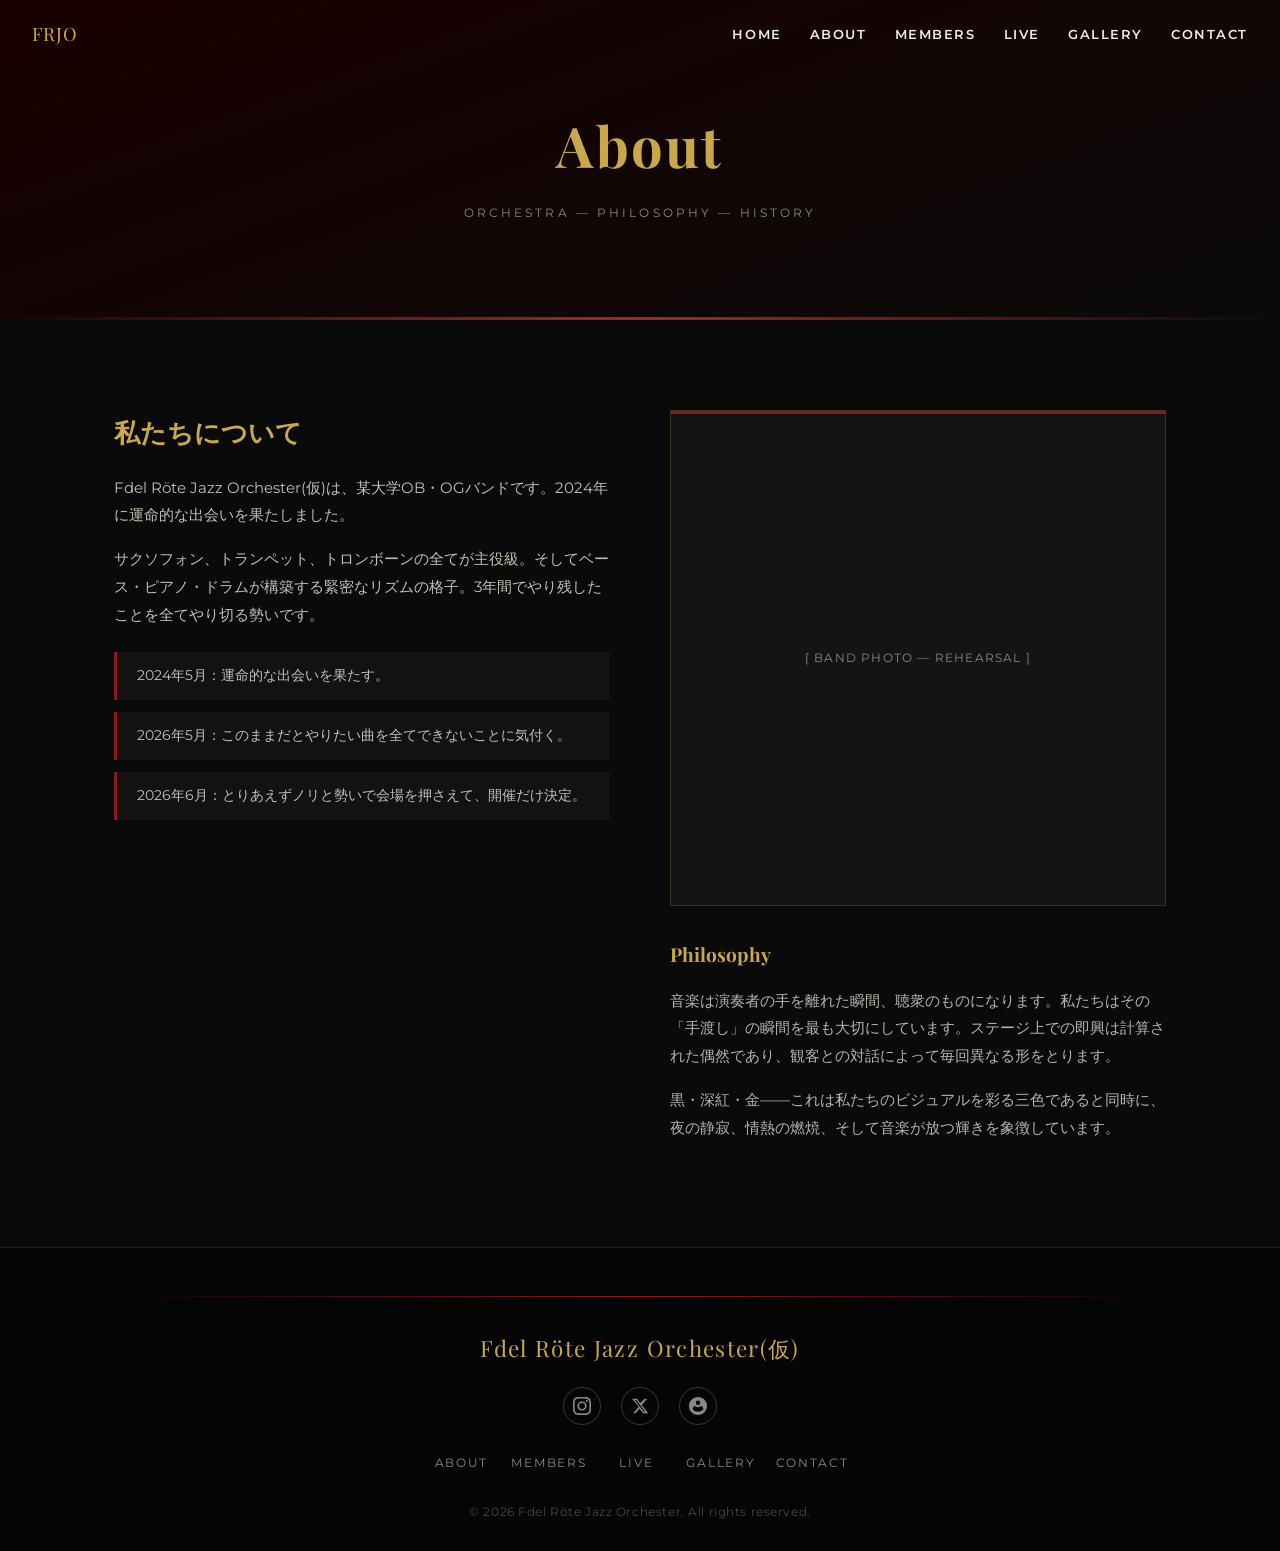
<file: about.html>
<!DOCTYPE html>
<html lang="ja">
<head>
  <meta charset="UTF-8">
  <meta name="viewport" content="width=device-width, initial-scale=1.0">
  <title>About — Fdel Röte Jazz Orchester</title>
  <meta name="description" content="Fdel Röte Jazz Orchester のバンド紹介・活動コンセプト。">
  <link rel="icon" type="image/svg+xml" href="favicon.svg">
  <link rel="stylesheet" href="style.css">
</head>
<body>

  <nav id="navbar">
    <a class="nav-logo" href="index.html">FRJO</a>
    <button class="hamburger" id="hamburger" aria-label="メニュー" aria-expanded="false">
      <span></span><span></span><span></span>
    </button>
    <ul class="nav-links" id="nav-links">
      <li><a href="index.html">Home</a></li>
      <li><a href="about.html">About</a></li>
      <li><a href="members.html">Members</a></li>
      <li><a href="live.html">Live</a></li>
      <li><a href="gallery.html">Gallery</a></li>
      <li><a href="contact.html">Contact</a></li>
    </ul>
  </nav>

  <div class="page-hero">
    <div>
      <h1 class="section-title" style="margin-bottom:0;">About</h1>
      <p>Orchestra — Philosophy — History</p>
    </div>
  </div>

  <section class="section">
    <div class="container">
      <div class="about-content">
        <!-- Left: text (JSONから動的生成) -->
        <div class="slide-left" id="about-left">
        </div>

        <!-- Right: image + philosophy (JSONから動的生成) -->
        <div class="slide-right" id="about-right">
          <div class="dummy-img" style="aspect-ratio:1;margin-bottom:32px;">[ Band Photo — Rehearsal ]</div>
        </div>
      </div>
    </div>
  </section>

  <footer>
    <div class="container">
      <div class="crimson-rule"></div>
      <div class="footer-logo">Fdel Röte Jazz Orchester(仮)</div>
      <div class="footer-sns">
        <!-- Instagram -->
        <a href="https://www.instagram.com/fdelrote_j_o_kamo/" target="_blank" rel="noopener" aria-label="Instagram">
          <svg viewBox="0 0 24 24" xmlns="http://www.w3.org/2000/svg"><path d="M12 2.163c3.204 0 3.584.012 4.85.07 1.366.062 2.633.334 3.608 1.308.975.975 1.246 2.242 1.308 3.608.058 1.266.07 1.646.07 4.85s-.012 3.584-.07 4.85c-.062 1.366-.334 2.633-1.308 3.608-.975.975-2.242 1.246-3.608 1.308-1.266.058-1.646.07-4.85.07s-3.584-.012-4.85-.07c-1.366-.062-2.633-.334-3.608-1.308-.975-.975-1.246-2.242-1.308-3.608C2.175 15.584 2.163 15.204 2.163 12s.012-3.584.07-4.85c.062-1.366.334-2.633 1.308-3.608.975-.975 2.242-1.246 3.608-1.308C8.416 2.175 8.796 2.163 12 2.163zm0-2.163C8.741 0 8.332.014 7.052.072 5.197.157 3.355.673 2.014 2.014.673 3.355.157 5.197.072 7.052.014 8.332 0 8.741 0 12c0 3.259.014 3.668.072 4.948.085 1.855.601 3.697 1.942 5.038 1.341 1.341 3.183 1.857 5.038 1.942C8.332 23.986 8.741 24 12 24s3.668-.014 4.948-.072c1.855-.085 3.697-.601 5.038-1.942 1.341-1.341 1.857-3.183 1.942-5.038.058-1.28.072-1.689.072-4.948s-.014-3.668-.072-4.948c-.085-1.855-.601-3.697-1.942-5.038C20.645.673 18.803.157 16.948.072 15.668.014 15.259 0 12 0zm0 5.838a6.162 6.162 0 1 0 0 12.324 6.162 6.162 0 0 0 0-12.324zm0 10.162a4 4 0 1 1 0-8 4 4 0 0 1 0 8zm6.406-11.845a1.44 1.44 0 1 0 0 2.88 1.44 1.44 0 0 0 0-2.88z"/></svg>
        </a>
        <!-- X (Twitter) -->
        <a href="https://x.com/frjo__" target="_blank" rel="noopener" aria-label="X (Twitter)">
          <svg viewBox="0 0 24 24" xmlns="http://www.w3.org/2000/svg"><path d="M18.244 2.25h3.308l-7.227 8.26 8.502 11.24H16.17l-4.714-6.231-5.401 6.231H2.744l7.737-8.835L1.254 2.25H8.08l4.253 5.622 5.911-5.622zm-1.161 17.52h1.833L7.084 4.126H5.117z"/></svg>
        </a>
        <!-- Ameblo -->
        <a href="https://ameblo.jp/fdelrotejazzorchester/" target="_blank" rel="noopener" aria-label="Ameblo">
          <svg viewBox="0 0 24 24" xmlns="http://www.w3.org/2000/svg"><path d="M12 0C5.373 0 0 5.373 0 12s5.373 12 12 12 12-5.373 12-12S18.627 0 12 0zm0 4.5a3 3 0 1 1 0 6 3 3 0 0 1 0-6zm0 15c-3.75 0-7-1.9-7-4.25 0-1.317.99-2.484 2.56-3.276A5.987 5.987 0 0 0 12 13.5a5.987 5.987 0 0 0 4.44-1.526C18.01 12.766 19 13.933 19 15.25 19 17.6 15.75 19.5 12 19.5z"/></svg>
        </a>
      </div>
      <ul class="footer-nav">
        <li><a href="about.html">About</a></li>
        <li><a href="members.html">Members</a></li>
        <li><a href="live.html">Live</a></li>
        <li><a href="gallery.html">Gallery</a></li>
        <li><a href="contact.html">Contact</a></li>
      </ul>
      <p class="footer-copy">&copy; 2026 Fdel Röte Jazz Orchester. All rights reserved.</p>
    </div>
  </footer>

  <script src="script.js"></script>
  <script>
    // about.json を読み込んでページに反映
    fetch('data/about.json')
      .then(r => r.json())
      .then(d => {
        // 左カラム：見出し・本文・ハイライト
        const left = document.getElementById('about-left');
        left.innerHTML =
          `<h2 style="font-size:1.6rem;margin-bottom:20px;">${d.heading}</h2>` +
          d.paragraphs.map(p => `<p>${p}</p>`).join('') +
          `<ul class="about-highlights">` +
          d.highlights.map(h => `<li>${h}</li>`).join('') +
          `</ul>`;

        // 右カラム：フィロソフィー
        const right = document.getElementById('about-right');
        right.insertAdjacentHTML('beforeend',
          `<h2 style="font-size:1.2rem;margin-bottom:16px;">${d.philosophy_heading}</h2>` +
          d.philosophy_paragraphs.map(p =>
            `<p style="color:rgba(240,236,228,.75);">${p}</p>`
          ).join('')
        );

        // コンテンツ生成後にアニメーションを再適用
        const observer = new IntersectionObserver((entries) => {
          entries.forEach(entry => {
            if (entry.isIntersecting) {
              entry.target.classList.add('visible');
              observer.unobserve(entry.target);
            }
          });
        }, { threshold: 0.15 });

        document.querySelectorAll('.slide-left, .slide-right').forEach(el => {
          observer.observe(el);
        });
      });
  </script>
</body>
</html>
</file>
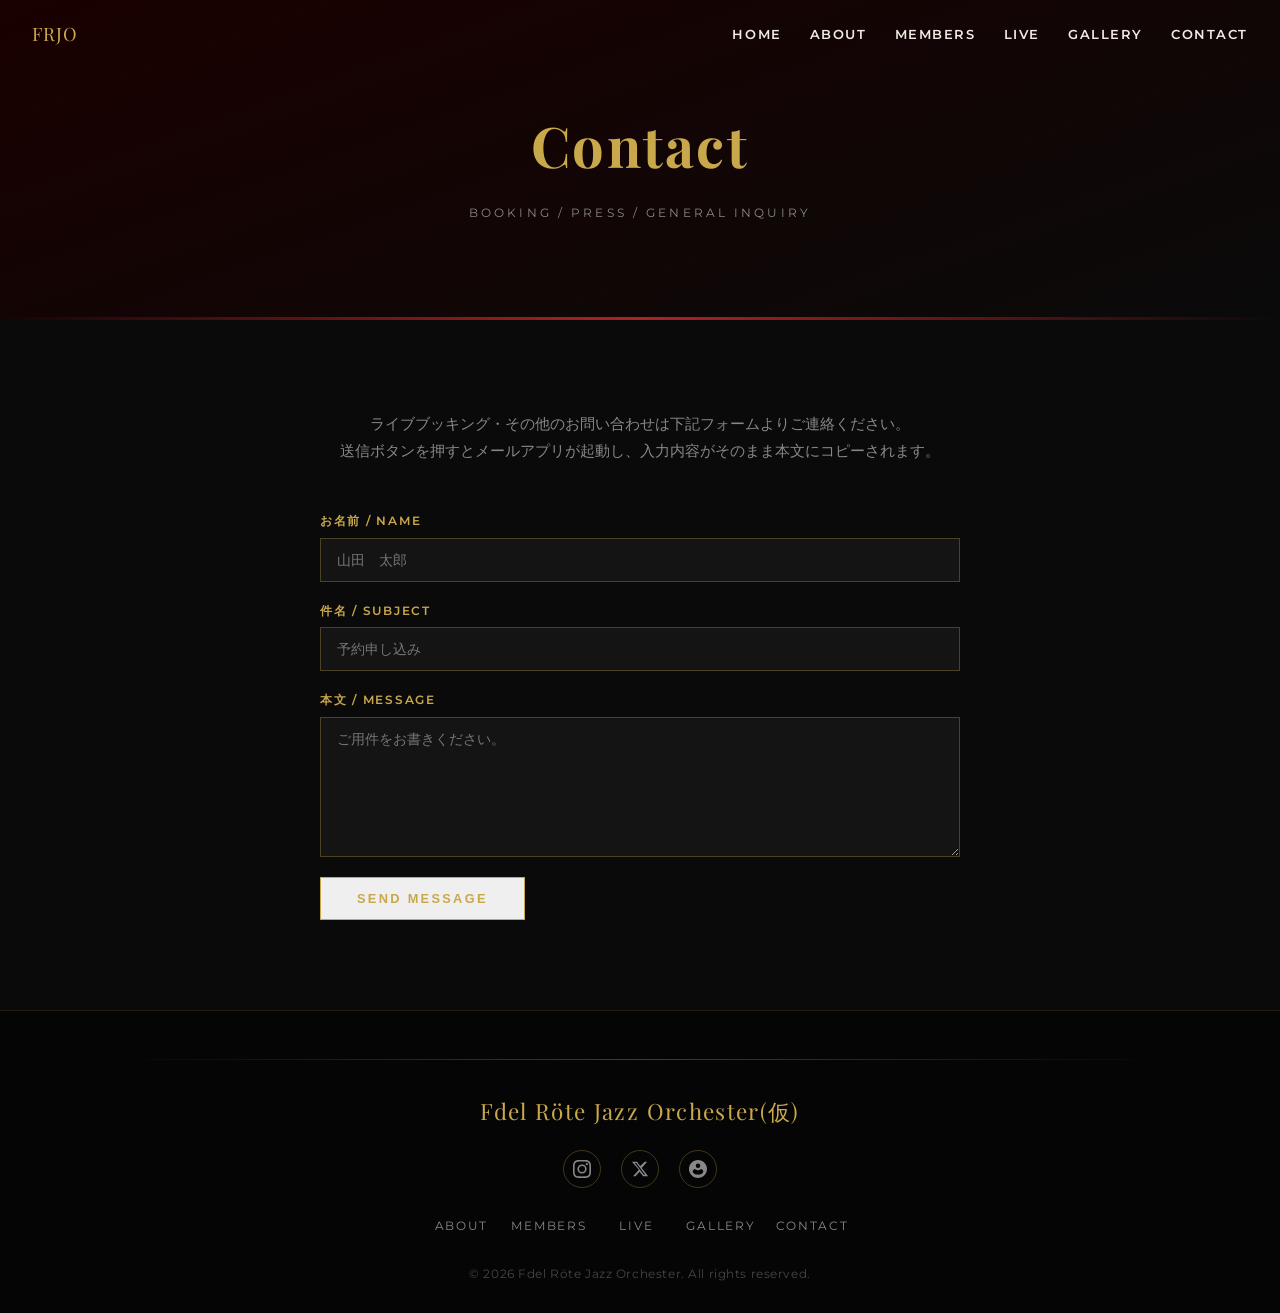
<file: contact.html>
<!DOCTYPE html>
<html lang="ja">
<head>
  <meta charset="UTF-8">
  <meta name="viewport" content="width=device-width, initial-scale=1.0">
  <title>Contact — Fdel Röte Jazz Orchester</title>
  <link rel="icon" type="image/svg+xml" href="favicon.svg">
  <link rel="stylesheet" href="style.css">
</head>
<body>

  <nav id="navbar">
    <a class="nav-logo" href="index.html">FRJO</a>
    <button class="hamburger" id="hamburger" aria-label="メニュー" aria-expanded="false">
      <span></span><span></span><span></span>
    </button>
    <ul class="nav-links" id="nav-links">
      <li><a href="index.html">Home</a></li>
      <li><a href="about.html">About</a></li>
      <li><a href="members.html">Members</a></li>
      <li><a href="live.html">Live</a></li>
      <li><a href="gallery.html">Gallery</a></li>
      <li><a href="contact.html">Contact</a></li>
    </ul>
  </nav>

  <div class="page-hero">
    <div>
      <h1 class="section-title" style="margin-bottom:0;">Contact</h1>
      <p>Booking / Press / General Inquiry</p>
    </div>
  </div>

  <section class="section">
    <div class="container">
      <div style="max-width:700px;margin:0 auto;">
        <p style="text-align:center;color:var(--gray);margin-bottom:48px;line-height:1.8;">
          ライブブッキング・その他のお問い合わせは下記フォームよりご連絡ください。<br>
          送信ボタンを押すとメールアプリが起動し、入力内容がそのまま本文にコピーされます。
        </p>

        <form id="contact-form" class="contact-form slide-up" novalidate>
          <div class="form-group">
            <label for="name">お名前 / Name</label>
            <input type="text" id="name" name="name" placeholder="山田　太郎" autocomplete="name" required>
          </div>
          <div class="form-group">
            <label for="subject">件名 / Subject</label>
            <input type="text" id="subject" name="subject" placeholder="予約申し込み">
          </div>
          <div class="form-group">
            <label for="message">本文 / Message</label>
            <textarea id="message" name="message" placeholder="ご用件をお書きください。" required></textarea>
          </div>
          <button type="submit" class="btn" style="align-self:flex-start;">Send Message</button>
          <p id="form-status" class="form-status" role="alert"></p>
        </form>
      </div>
    </div>
  </section>

  <footer>
    <div class="container">
      <div class="crimson-rule"></div>
      <div class="footer-logo">Fdel Röte Jazz Orchester(仮)</div>
      <div class="footer-sns">
        <!-- Instagram -->
        <a href="https://www.instagram.com/fdelrote_j_o_kamo/" target="_blank" rel="noopener" aria-label="Instagram">
          <svg viewBox="0 0 24 24" xmlns="http://www.w3.org/2000/svg"><path d="M12 2.163c3.204 0 3.584.012 4.85.07 1.366.062 2.633.334 3.608 1.308.975.975 1.246 2.242 1.308 3.608.058 1.266.07 1.646.07 4.85s-.012 3.584-.07 4.85c-.062 1.366-.334 2.633-1.308 3.608-.975.975-2.242 1.246-3.608 1.308-1.266.058-1.646.07-4.85.07s-3.584-.012-4.85-.07c-1.366-.062-2.633-.334-3.608-1.308-.975-.975-1.246-2.242-1.308-3.608C2.175 15.584 2.163 15.204 2.163 12s.012-3.584.07-4.85c.062-1.366.334-2.633 1.308-3.608.975-.975 2.242-1.246 3.608-1.308C8.416 2.175 8.796 2.163 12 2.163zm0-2.163C8.741 0 8.332.014 7.052.072 5.197.157 3.355.673 2.014 2.014.673 3.355.157 5.197.072 7.052.014 8.332 0 8.741 0 12c0 3.259.014 3.668.072 4.948.085 1.855.601 3.697 1.942 5.038 1.341 1.341 3.183 1.857 5.038 1.942C8.332 23.986 8.741 24 12 24s3.668-.014 4.948-.072c1.855-.085 3.697-.601 5.038-1.942 1.341-1.341 1.857-3.183 1.942-5.038.058-1.28.072-1.689.072-4.948s-.014-3.668-.072-4.948c-.085-1.855-.601-3.697-1.942-5.038C20.645.673 18.803.157 16.948.072 15.668.014 15.259 0 12 0zm0 5.838a6.162 6.162 0 1 0 0 12.324 6.162 6.162 0 0 0 0-12.324zm0 10.162a4 4 0 1 1 0-8 4 4 0 0 1 0 8zm6.406-11.845a1.44 1.44 0 1 0 0 2.88 1.44 1.44 0 0 0 0-2.88z"/></svg>
        </a>
        <!-- X (Twitter) -->
        <a href="https://x.com/frjo__" target="_blank" rel="noopener" aria-label="X (Twitter)">
          <svg viewBox="0 0 24 24" xmlns="http://www.w3.org/2000/svg"><path d="M18.244 2.25h3.308l-7.227 8.26 8.502 11.24H16.17l-4.714-6.231-5.401 6.231H2.744l7.737-8.835L1.254 2.25H8.08l4.253 5.622 5.911-5.622zm-1.161 17.52h1.833L7.084 4.126H5.117z"/></svg>
        </a>
        <!-- Ameblo -->
        <a href="https://ameblo.jp/fdelrotejazzorchester/" target="_blank" rel="noopener" aria-label="Ameblo">
          <svg viewBox="0 0 24 24" xmlns="http://www.w3.org/2000/svg"><path d="M12 0C5.373 0 0 5.373 0 12s5.373 12 12 12 12-5.373 12-12S18.627 0 12 0zm0 4.5a3 3 0 1 1 0 6 3 3 0 0 1 0-6zm0 15c-3.75 0-7-1.9-7-4.25 0-1.317.99-2.484 2.56-3.276A5.987 5.987 0 0 0 12 13.5a5.987 5.987 0 0 0 4.44-1.526C18.01 12.766 19 13.933 19 15.25 19 17.6 15.75 19.5 12 19.5z"/></svg>
        </a>
      </div>
      <ul class="footer-nav">
        <li><a href="about.html">About</a></li>
        <li><a href="members.html">Members</a></li>
        <li><a href="live.html">Live</a></li>
        <li><a href="gallery.html">Gallery</a></li>
        <li><a href="contact.html">Contact</a></li>
      </ul>
      <p class="footer-copy">&copy; 2026 Fdel Röte Jazz Orchester. All rights reserved.</p>
    </div>
  </footer>

  <script src="script.js"></script>
</body>
</html>
</file>
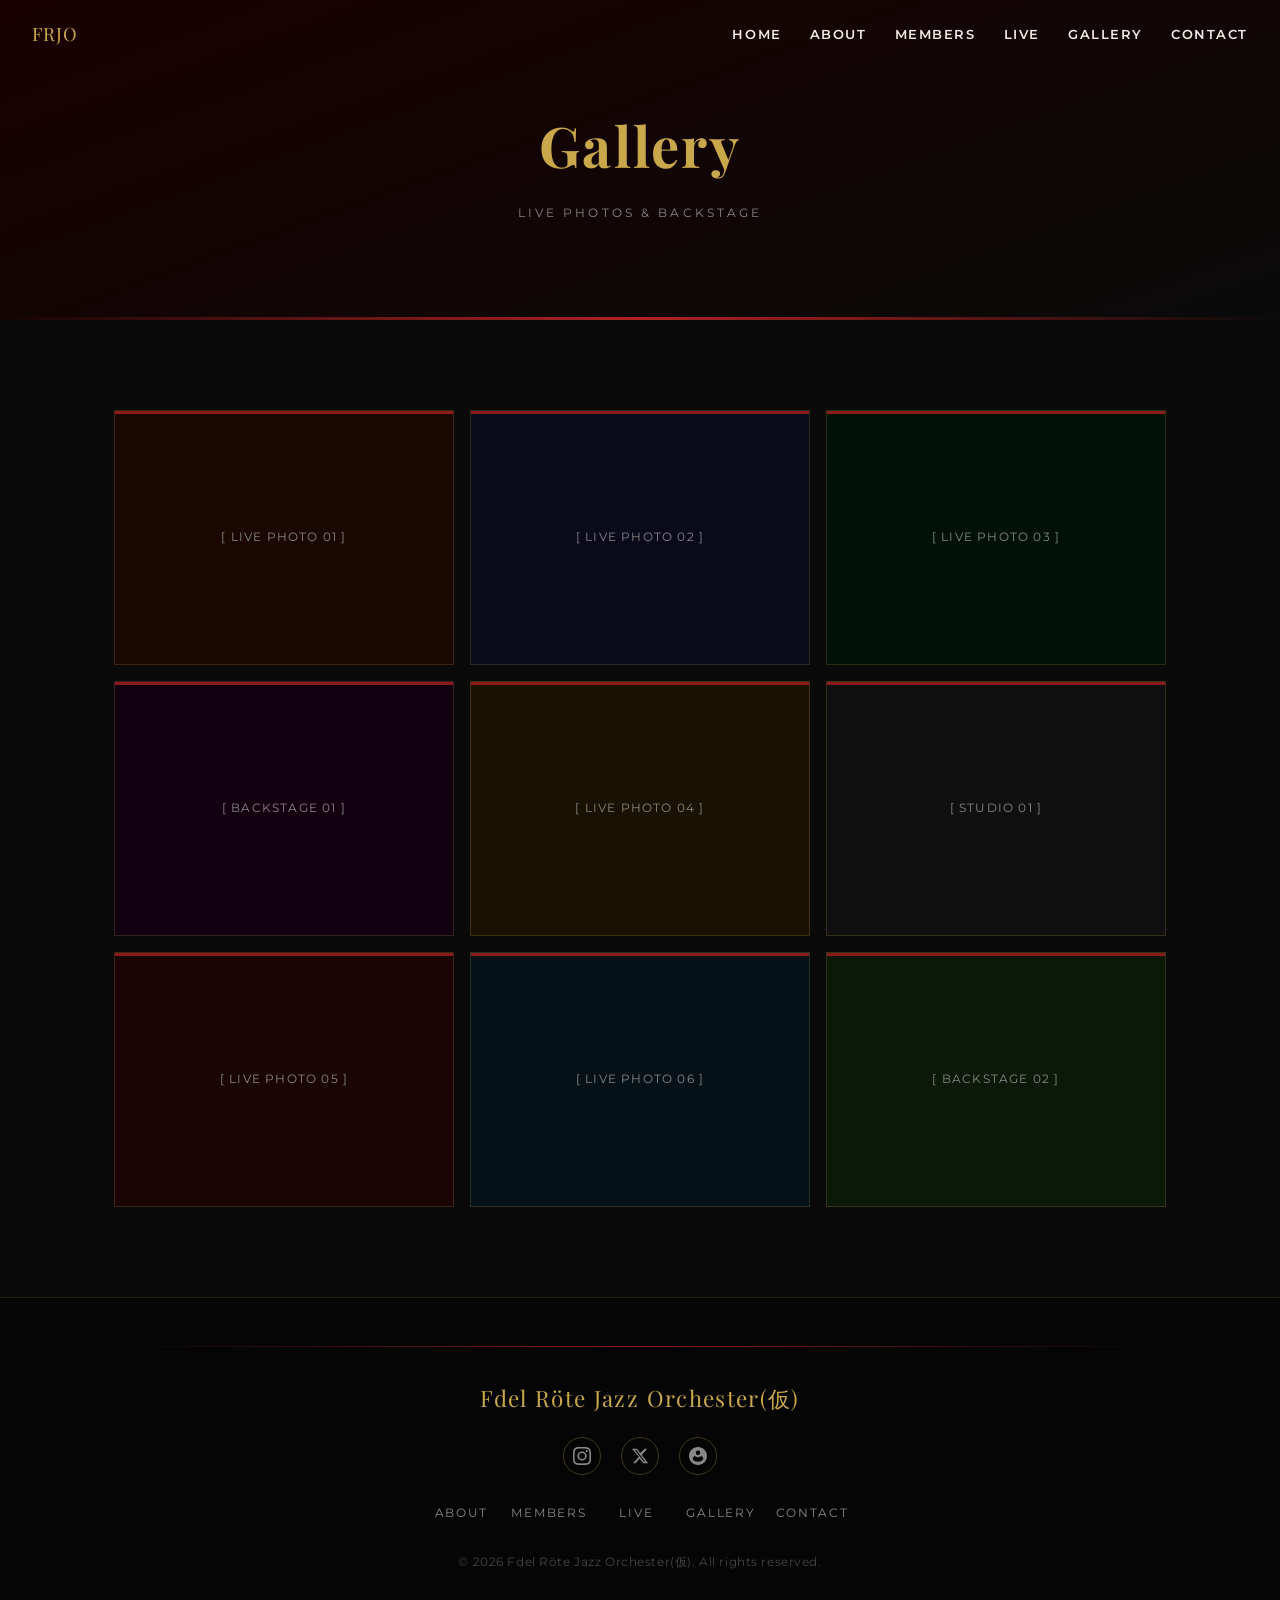
<file: gallery.html>
<!DOCTYPE html>
<html lang="ja">
<head>
  <meta charset="UTF-8">
  <meta name="viewport" content="width=device-width, initial-scale=1.0">
  <title>Gallery — Fdel Röte Jazz Orchester(仮)</title>
  <link rel="icon" type="image/svg+xml" href="favicon.svg">
  <link rel="stylesheet" href="style.css">
</head>
<body>

  <nav id="navbar">
    <a class="nav-logo" href="index.html">FRJO</a>
    <button class="hamburger" id="hamburger" aria-label="メニュー" aria-expanded="false">
      <span></span><span></span><span></span>
    </button>
    <ul class="nav-links" id="nav-links">
      <li><a href="index.html">Home</a></li>
      <li><a href="about.html">About</a></li>
      <li><a href="members.html">Members</a></li>
      <li><a href="live.html">Live</a></li>
      <li><a href="gallery.html">Gallery</a></li>
      <li><a href="contact.html">Contact</a></li>
    </ul>
  </nav>

  <div class="page-hero">
    <div>
      <h1 class="section-title" style="margin-bottom:0;">Gallery</h1>
      <p>Live Photos &amp; Backstage</p>
    </div>
  </div>

  <section class="section">
    <div class="container">

      <div class="gallery-grid">

        <div class="gallery-item slide-up">
          <div class="dummy-img" style="height:100%;background:#1a0800;">[ Live Photo 01 ]</div>
          <div class="gallery-overlay">
            <h3>Everyday Moments</h3>
            <p>Aug 2025 · Velvet Underground Hall</p>
          </div>
        </div>

        <div class="gallery-item slide-up">
          <div class="dummy-img" style="height:100%;background:#0a0a1a;">[ Live Photo 02 ]</div>
          <div class="gallery-overlay">
            <h3>Everyday Moments</h3>
            <p>Nov 2025 · Club Röte</p>
          </div>
        </div>

        <div class="gallery-item slide-up">
          <div class="dummy-img" style="height:100%;background:#001208;">[ Live Photo 03 ]</div>
          <div class="gallery-overlay">
            <h3>Everyday Moments</h3>
            <p>Mar 2025 · Noir Stage</p>
          </div>
        </div>

        <div class="gallery-item slide-up">
          <div class="dummy-img" style="height:100%;background:#120010;">[ Backstage 01 ]</div>
          <div class="gallery-overlay">
            <h3>Backstage — Pre-show</h3>
            <p>Aug 2025 · Behind the curtain</p>
          </div>
        </div>

        <div class="gallery-item slide-up">
          <div class="dummy-img" style="height:100%;background:#1a1200;">[ Live Photo 04 ]</div>
          <div class="gallery-overlay">
            <h3>Everyday Moments</h3>
            <p>Oct 2024 · Grandir Hall</p>
          </div>
        </div>

        <div class="gallery-item slide-up">
          <div class="dummy-img" style="height:100%;background:#101010;">[ Studio 01 ]</div>
          <div class="gallery-overlay">
            <h3>Everyday Moments</h3>
            <p>Jan 2025 · Recording Studio</p>
          </div>
        </div>

        <div class="gallery-item slide-up">
          <div class="dummy-img" style="height:100%;background:#1a0404;">[ Live Photo 05 ]</div>
          <div class="gallery-overlay">
            <h3>Everyday Moments</h3>
            <p>Jul 2024 · Club Obsidian</p>
          </div>
        </div>

        <div class="gallery-item slide-up">
          <div class="dummy-img" style="height:100%;background:#041218;">[ Live Photo 06 ]</div>
          <div class="gallery-overlay">
            <h3>Everyday Moments</h3>
            <p>Dec 2024 · The Lacquer Room</p>
          </div>
        </div>

        <div class="gallery-item slide-up">
          <div class="dummy-img" style="height:100%;background:#0c1808;">[ Backstage 02 ]</div>
          <div class="gallery-overlay">
            <h3>Backstage — Rehearsal</h3>
            <p>Sep 2025 · Club Röte</p>
          </div>
        </div>

      </div>
    </div>
  </section>

  <footer>
    <div class="container">
      <div class="crimson-rule"></div>
      <div class="footer-logo">Fdel Röte Jazz Orchester(仮)</div>
      <div class="footer-sns">
        <!-- Instagram -->
        <a href="https://www.instagram.com/fdelrote_j_o_kamo/" target="_blank" rel="noopener" aria-label="Instagram">
          <svg viewBox="0 0 24 24" xmlns="http://www.w3.org/2000/svg"><path d="M12 2.163c3.204 0 3.584.012 4.85.07 1.366.062 2.633.334 3.608 1.308.975.975 1.246 2.242 1.308 3.608.058 1.266.07 1.646.07 4.85s-.012 3.584-.07 4.85c-.062 1.366-.334 2.633-1.308 3.608-.975.975-2.242 1.246-3.608 1.308-1.266.058-1.646.07-4.85.07s-3.584-.012-4.85-.07c-1.366-.062-2.633-.334-3.608-1.308-.975-.975-1.246-2.242-1.308-3.608C2.175 15.584 2.163 15.204 2.163 12s.012-3.584.07-4.85c.062-1.366.334-2.633 1.308-3.608.975-.975 2.242-1.246 3.608-1.308C8.416 2.175 8.796 2.163 12 2.163zm0-2.163C8.741 0 8.332.014 7.052.072 5.197.157 3.355.673 2.014 2.014.673 3.355.157 5.197.072 7.052.014 8.332 0 8.741 0 12c0 3.259.014 3.668.072 4.948.085 1.855.601 3.697 1.942 5.038 1.341 1.341 3.183 1.857 5.038 1.942C8.332 23.986 8.741 24 12 24s3.668-.014 4.948-.072c1.855-.085 3.697-.601 5.038-1.942 1.341-1.341 1.857-3.183 1.942-5.038.058-1.28.072-1.689.072-4.948s-.014-3.668-.072-4.948c-.085-1.855-.601-3.697-1.942-5.038C20.645.673 18.803.157 16.948.072 15.668.014 15.259 0 12 0zm0 5.838a6.162 6.162 0 1 0 0 12.324 6.162 6.162 0 0 0 0-12.324zm0 10.162a4 4 0 1 1 0-8 4 4 0 0 1 0 8zm6.406-11.845a1.44 1.44 0 1 0 0 2.88 1.44 1.44 0 0 0 0-2.88z"/></svg>
        </a>
        <!-- X (Twitter) -->
        <a href="https://x.com/frjo__" target="_blank" rel="noopener" aria-label="X (Twitter)">
          <svg viewBox="0 0 24 24" xmlns="http://www.w3.org/2000/svg"><path d="M18.244 2.25h3.308l-7.227 8.26 8.502 11.24H16.17l-4.714-6.231-5.401 6.231H2.744l7.737-8.835L1.254 2.25H8.08l4.253 5.622 5.911-5.622zm-1.161 17.52h1.833L7.084 4.126H5.117z"/></svg>
        </a>
        <!-- Ameblo -->
        <a href="https://ameblo.jp/fdelrotejazzorchester/" target="_blank" rel="noopener" aria-label="Ameblo">
          <svg viewBox="0 0 24 24" xmlns="http://www.w3.org/2000/svg"><path d="M12 0C5.373 0 0 5.373 0 12s5.373 12 12 12 12-5.373 12-12S18.627 0 12 0zm0 4.5a3 3 0 1 1 0 6 3 3 0 0 1 0-6zm0 15c-3.75 0-7-1.9-7-4.25 0-1.317.99-2.484 2.56-3.276A5.987 5.987 0 0 0 12 13.5a5.987 5.987 0 0 0 4.44-1.526C18.01 12.766 19 13.933 19 15.25 19 17.6 15.75 19.5 12 19.5z"/></svg>
        </a>
      </div>
      <ul class="footer-nav">
        <li><a href="about.html">About</a></li>
        <li><a href="members.html">Members</a></li>
        <li><a href="live.html">Live</a></li>
        <li><a href="gallery.html">Gallery</a></li>
        <li><a href="contact.html">Contact</a></li>
      </ul>
      <p class="footer-copy">&copy; 2026 Fdel Röte Jazz Orchester(仮). All rights reserved.</p>
    </div>
  </footer>

  <script src="script.js"></script>
</body>
</html>
</file>
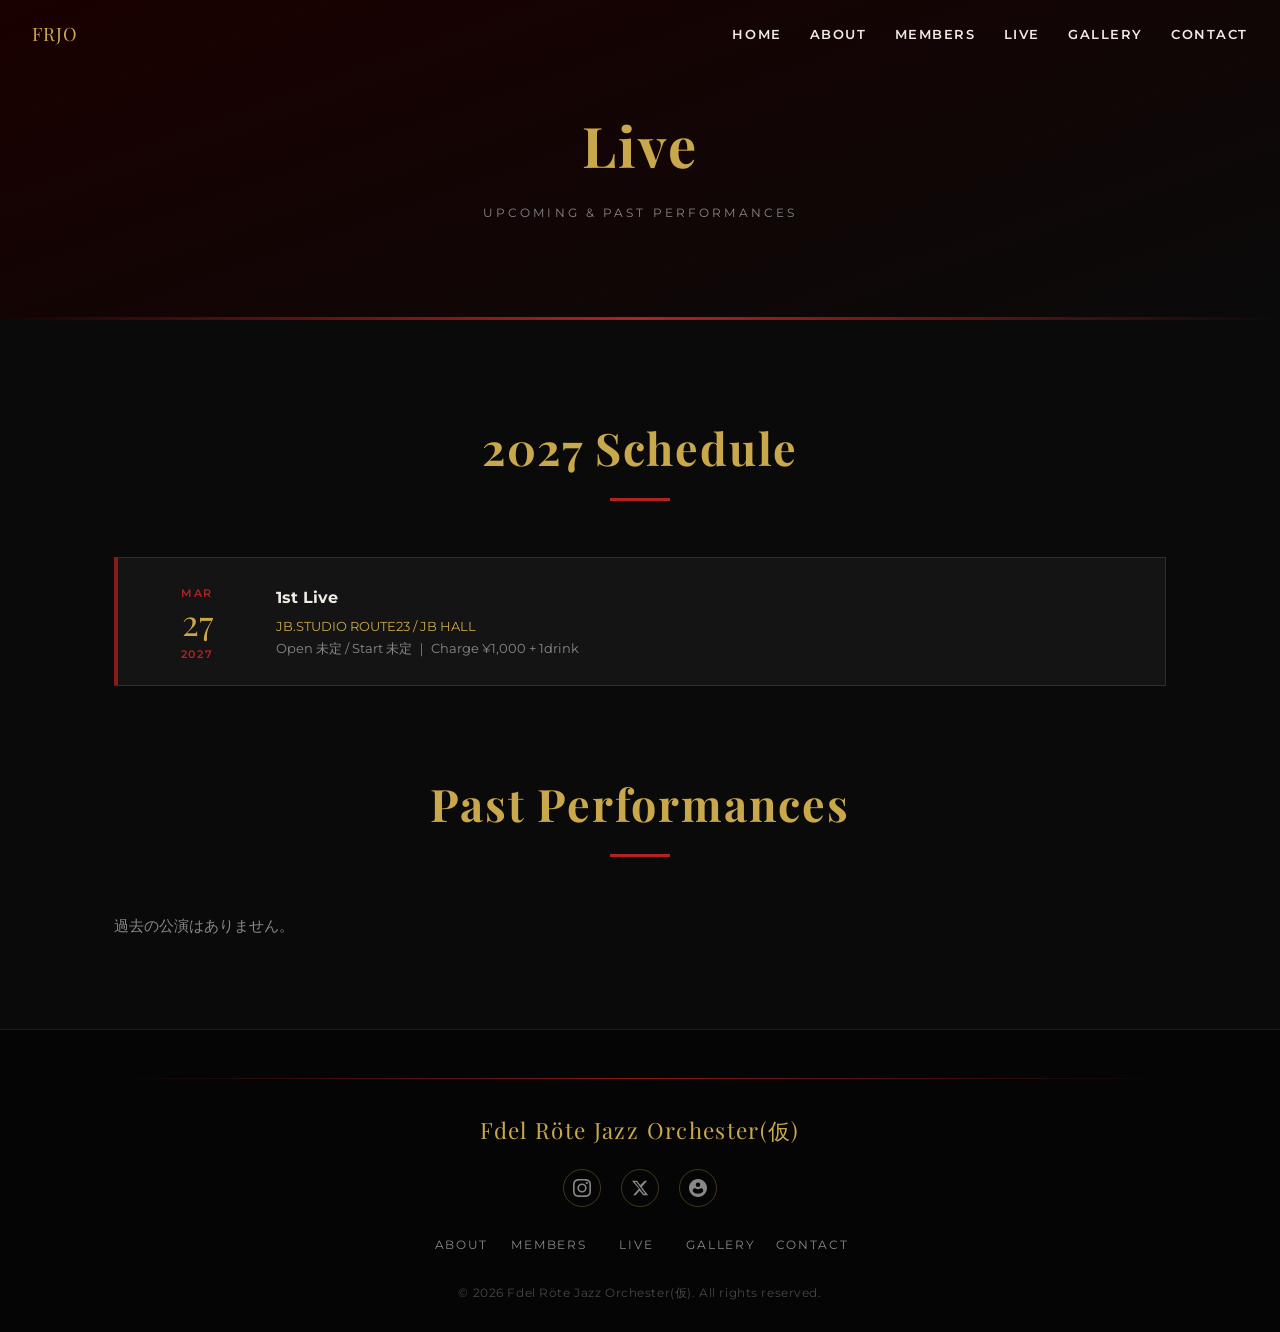
<file: live.html>
<!DOCTYPE html>
<html lang="ja">
<head>
  <meta charset="UTF-8">
  <meta name="viewport" content="width=device-width, initial-scale=1.0">
  <title>Live — Fdel Röte Jazz Orchester</title>
  <link rel="icon" type="image/svg+xml" href="favicon.svg">
  <link rel="stylesheet" href="style.css">
</head>
<body>

  <nav id="navbar">
    <a class="nav-logo" href="index.html">FRJO</a>
    <button class="hamburger" id="hamburger" aria-label="メニュー" aria-expanded="false">
      <span></span><span></span><span></span>
    </button>
    <ul class="nav-links" id="nav-links">
      <li><a href="index.html">Home</a></li>
      <li><a href="about.html">About</a></li>
      <li><a href="members.html">Members</a></li>
      <li><a href="live.html">Live</a></li>
      <li><a href="gallery.html">Gallery</a></li>
      <li><a href="contact.html">Contact</a></li>
    </ul>
  </nav>

  <div class="page-hero">
    <div>
      <h1 class="section-title" style="margin-bottom:0;">Live</h1>
      <p>Upcoming &amp; Past Performances</p>
    </div>
  </div>

  <section class="section">
    <div class="container">

      <h2 class="section-title">2027 Schedule</h2>
      <div class="divider"></div>
      <ul class="live-list" id="live-upcoming">
        <li style="color:var(--gray);">読み込み中...</li>
      </ul>

      <h2 class="section-title mt-32" style="margin-top:80px;">Past Performances</h2>
      <div class="divider"></div>
      <ul class="live-list" id="live-past">
        <li style="color:var(--gray);">読み込み中...</li>
      </ul>

    </div>
  </section>

  <footer>
    <div class="container">
      <div class="crimson-rule"></div>
      <div class="footer-logo">Fdel Röte Jazz Orchester(仮)</div>
      <div class="footer-sns">
        <!-- Instagram -->
        <a href="https://www.instagram.com/fdelrote_j_o_kamo/" target="_blank" rel="noopener" aria-label="Instagram">
          <svg viewBox="0 0 24 24" xmlns="http://www.w3.org/2000/svg"><path d="M12 2.163c3.204 0 3.584.012 4.85.07 1.366.062 2.633.334 3.608 1.308.975.975 1.246 2.242 1.308 3.608.058 1.266.07 1.646.07 4.85s-.012 3.584-.07 4.85c-.062 1.366-.334 2.633-1.308 3.608-.975.975-2.242 1.246-3.608 1.308-1.266.058-1.646.07-4.85.07s-3.584-.012-4.85-.07c-1.366-.062-2.633-.334-3.608-1.308-.975-.975-1.246-2.242-1.308-3.608C2.175 15.584 2.163 15.204 2.163 12s.012-3.584.07-4.85c.062-1.366.334-2.633 1.308-3.608.975-.975 2.242-1.246 3.608-1.308C8.416 2.175 8.796 2.163 12 2.163zm0-2.163C8.741 0 8.332.014 7.052.072 5.197.157 3.355.673 2.014 2.014.673 3.355.157 5.197.072 7.052.014 8.332 0 8.741 0 12c0 3.259.014 3.668.072 4.948.085 1.855.601 3.697 1.942 5.038 1.341 1.341 3.183 1.857 5.038 1.942C8.332 23.986 8.741 24 12 24s3.668-.014 4.948-.072c1.855-.085 3.697-.601 5.038-1.942 1.341-1.341 1.857-3.183 1.942-5.038.058-1.28.072-1.689.072-4.948s-.014-3.668-.072-4.948c-.085-1.855-.601-3.697-1.942-5.038C20.645.673 18.803.157 16.948.072 15.668.014 15.259 0 12 0zm0 5.838a6.162 6.162 0 1 0 0 12.324 6.162 6.162 0 0 0 0-12.324zm0 10.162a4 4 0 1 1 0-8 4 4 0 0 1 0 8zm6.406-11.845a1.44 1.44 0 1 0 0 2.88 1.44 1.44 0 0 0 0-2.88z"/></svg>
        </a>
        <!-- X (Twitter) -->
        <a href="https://x.com/frjo__" target="_blank" rel="noopener" aria-label="X (Twitter)">
          <svg viewBox="0 0 24 24" xmlns="http://www.w3.org/2000/svg"><path d="M18.244 2.25h3.308l-7.227 8.26 8.502 11.24H16.17l-4.714-6.231-5.401 6.231H2.744l7.737-8.835L1.254 2.25H8.08l4.253 5.622 5.911-5.622zm-1.161 17.52h1.833L7.084 4.126H5.117z"/></svg>
        </a>
        <!-- Ameblo -->
        <a href="https://ameblo.jp/fdelrotejazzorchester/" target="_blank" rel="noopener" aria-label="Ameblo">
          <svg viewBox="0 0 24 24" xmlns="http://www.w3.org/2000/svg"><path d="M12 0C5.373 0 0 5.373 0 12s5.373 12 12 12 12-5.373 12-12S18.627 0 12 0zm0 4.5a3 3 0 1 1 0 6 3 3 0 0 1 0-6zm0 15c-3.75 0-7-1.9-7-4.25 0-1.317.99-2.484 2.56-3.276A5.987 5.987 0 0 0 12 13.5a5.987 5.987 0 0 0 4.44-1.526C18.01 12.766 19 13.933 19 15.25 19 17.6 15.75 19.5 12 19.5z"/></svg>
        </a>
      </div>
      <ul class="footer-nav">
        <li><a href="about.html">About</a></li>
        <li><a href="members.html">Members</a></li>
        <li><a href="live.html">Live</a></li>
        <li><a href="gallery.html">Gallery</a></li>
        <li><a href="contact.html">Contact</a></li>
      </ul>
      <p class="footer-copy">&copy; 2026 Fdel Röte Jazz Orchester(仮). All rights reserved.</p>
    </div>
  </footer>

  <script src="script.js"></script>
  <script>
    function renderLiveItem(l, isPast) {
      return `
        <li class="live-item slide-up" ${isPast ? 'style="opacity:.6;"' : ''}>
          <div class="live-date">
            <span class="month">${l.month}</span>
            <div class="day">${l.day}</div>
            <span class="month">${l.year}</span>
          </div>
          <div class="live-info">
            <h3>${l.title}</h3>
            <p class="venue">${l.venue}</p>
            <p>${isPast ? (l.note || '終演済み') : `Open ${l.open} / Start ${l.start} ｜ Charge ${l.charge}`}</p>
          </div>
        </li>`;
    }

    fetch('data/lives.json')
      .then(r => r.json())
      .then(data => {
        const upcomingEl = document.getElementById('live-upcoming');
        const pastEl = document.getElementById('live-past');

        if (data.upcoming && data.upcoming.length) {
          upcomingEl.innerHTML = data.upcoming.map(l => renderLiveItem(l, false)).join('');
        } else {
          upcomingEl.innerHTML = '<li style="color:var(--gray);">現在予定されているライブはありません。</li>';
        }

        if (data.past && data.past.length) {
          pastEl.innerHTML = [...data.past].reverse().map(l => renderLiveItem(l, true)).join('');
        } else {
          pastEl.innerHTML = '<li style="color:var(--gray);">過去の公演はありません。</li>';
        }

        // アニメーション再適用
        const observer = new IntersectionObserver(entries => {
          entries.forEach(entry => {
            if (entry.isIntersecting) {
              entry.target.classList.add('visible');
              observer.unobserve(entry.target);
            }
          });
        }, { threshold: 0.15 });
        document.querySelectorAll('.live-item').forEach(el => observer.observe(el));
      });
  </script>
</body>
</html>
</file>
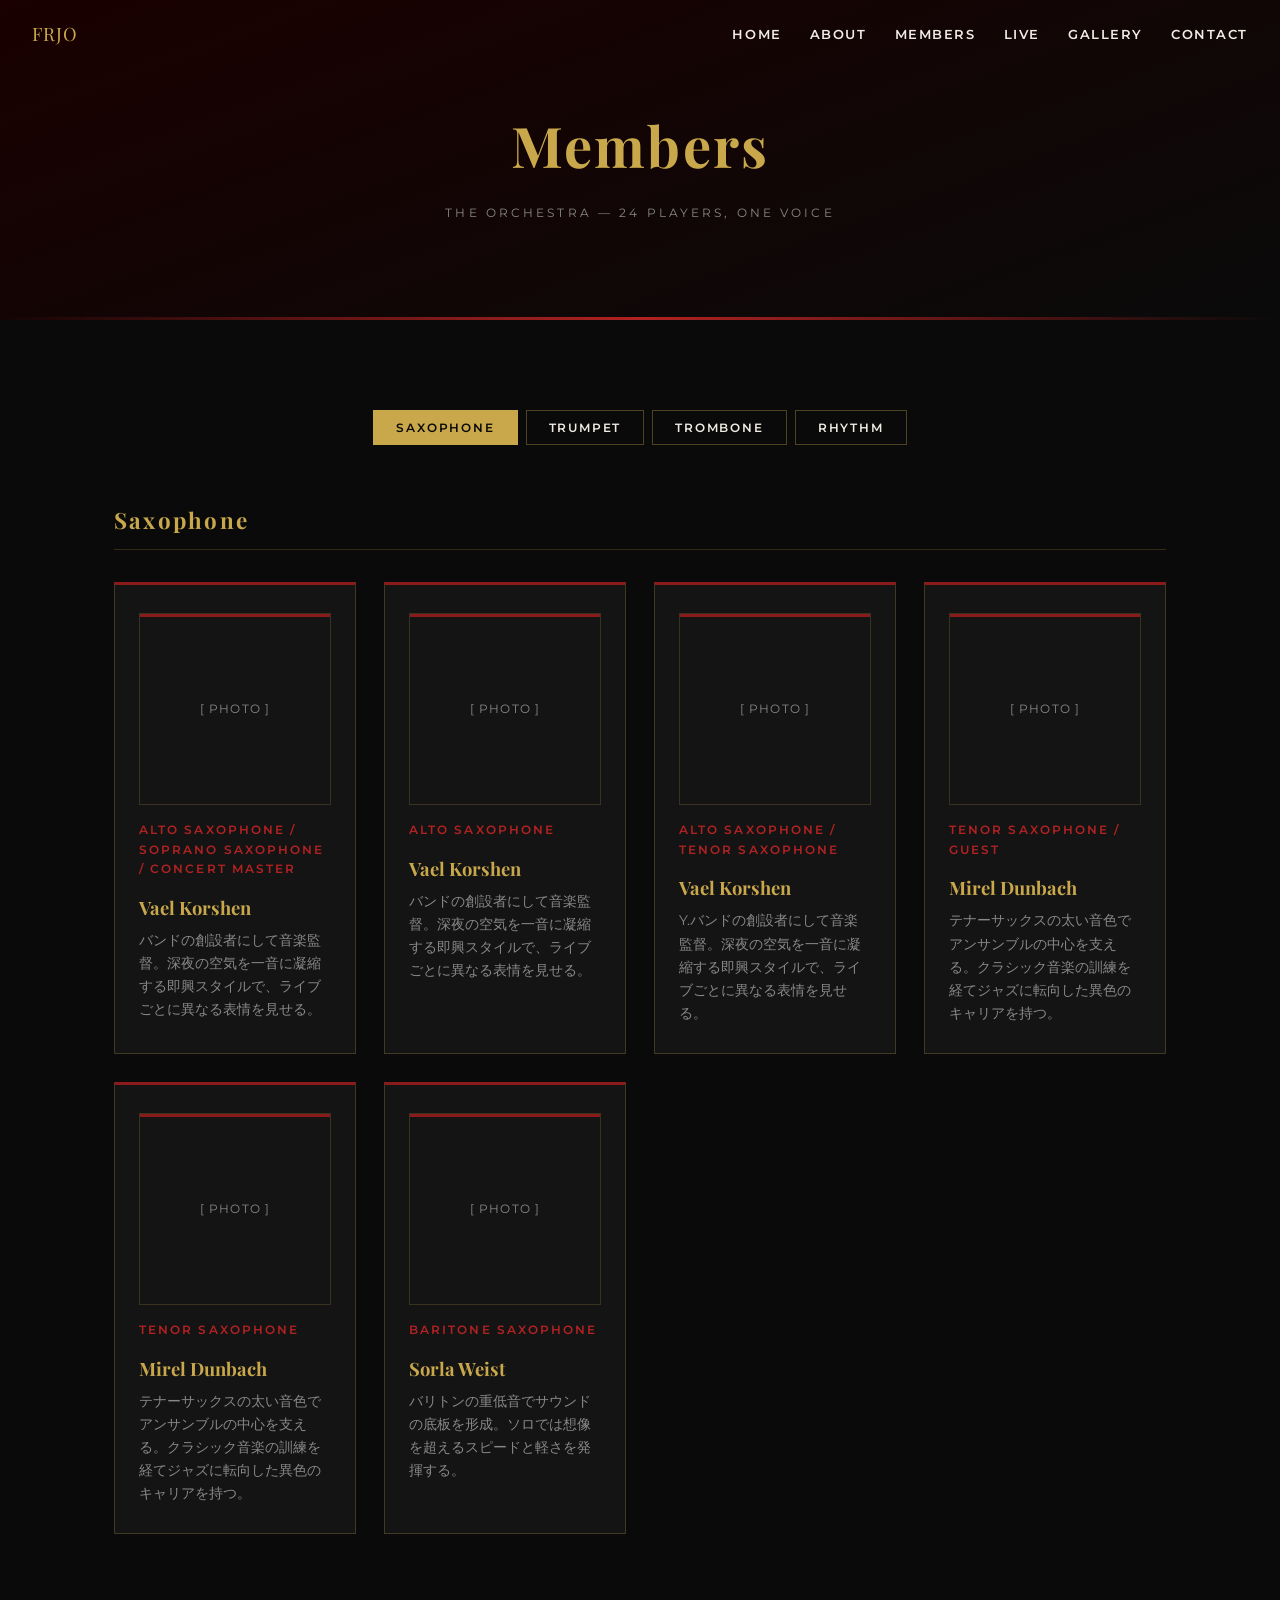
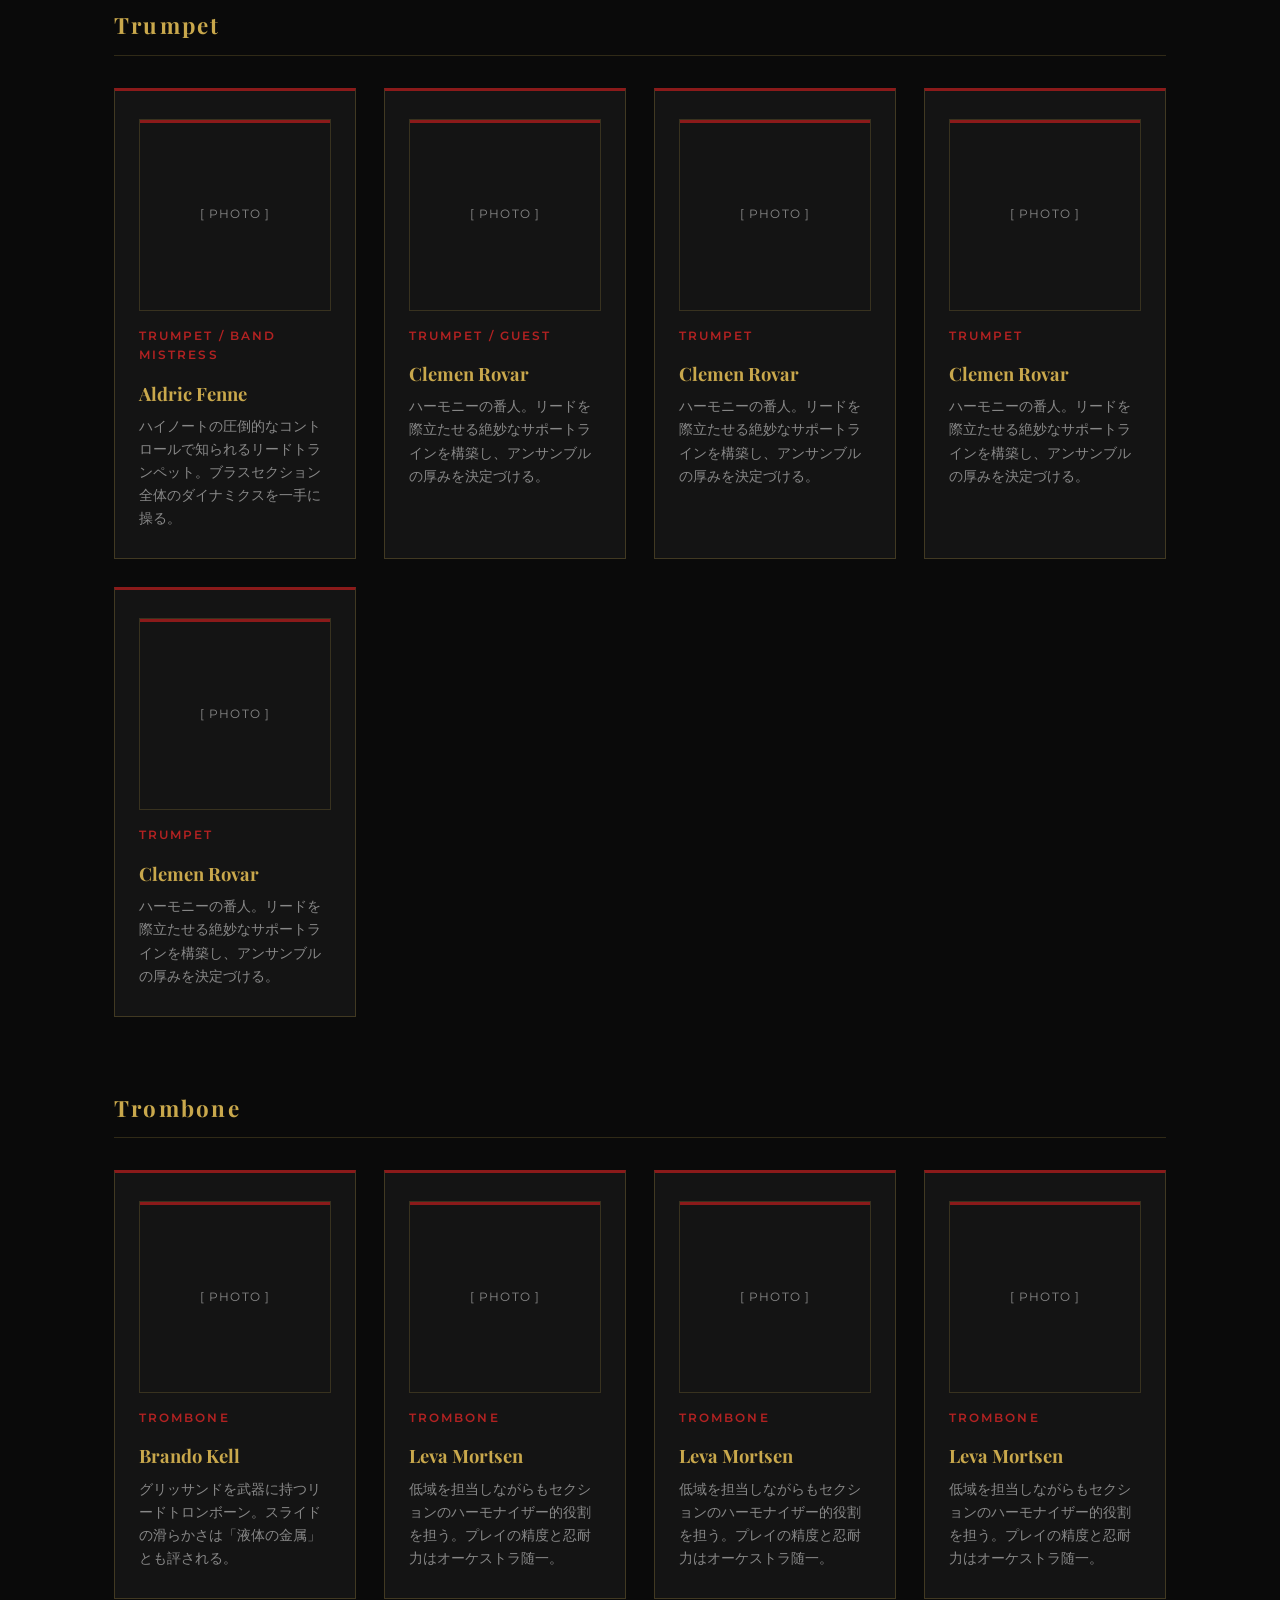
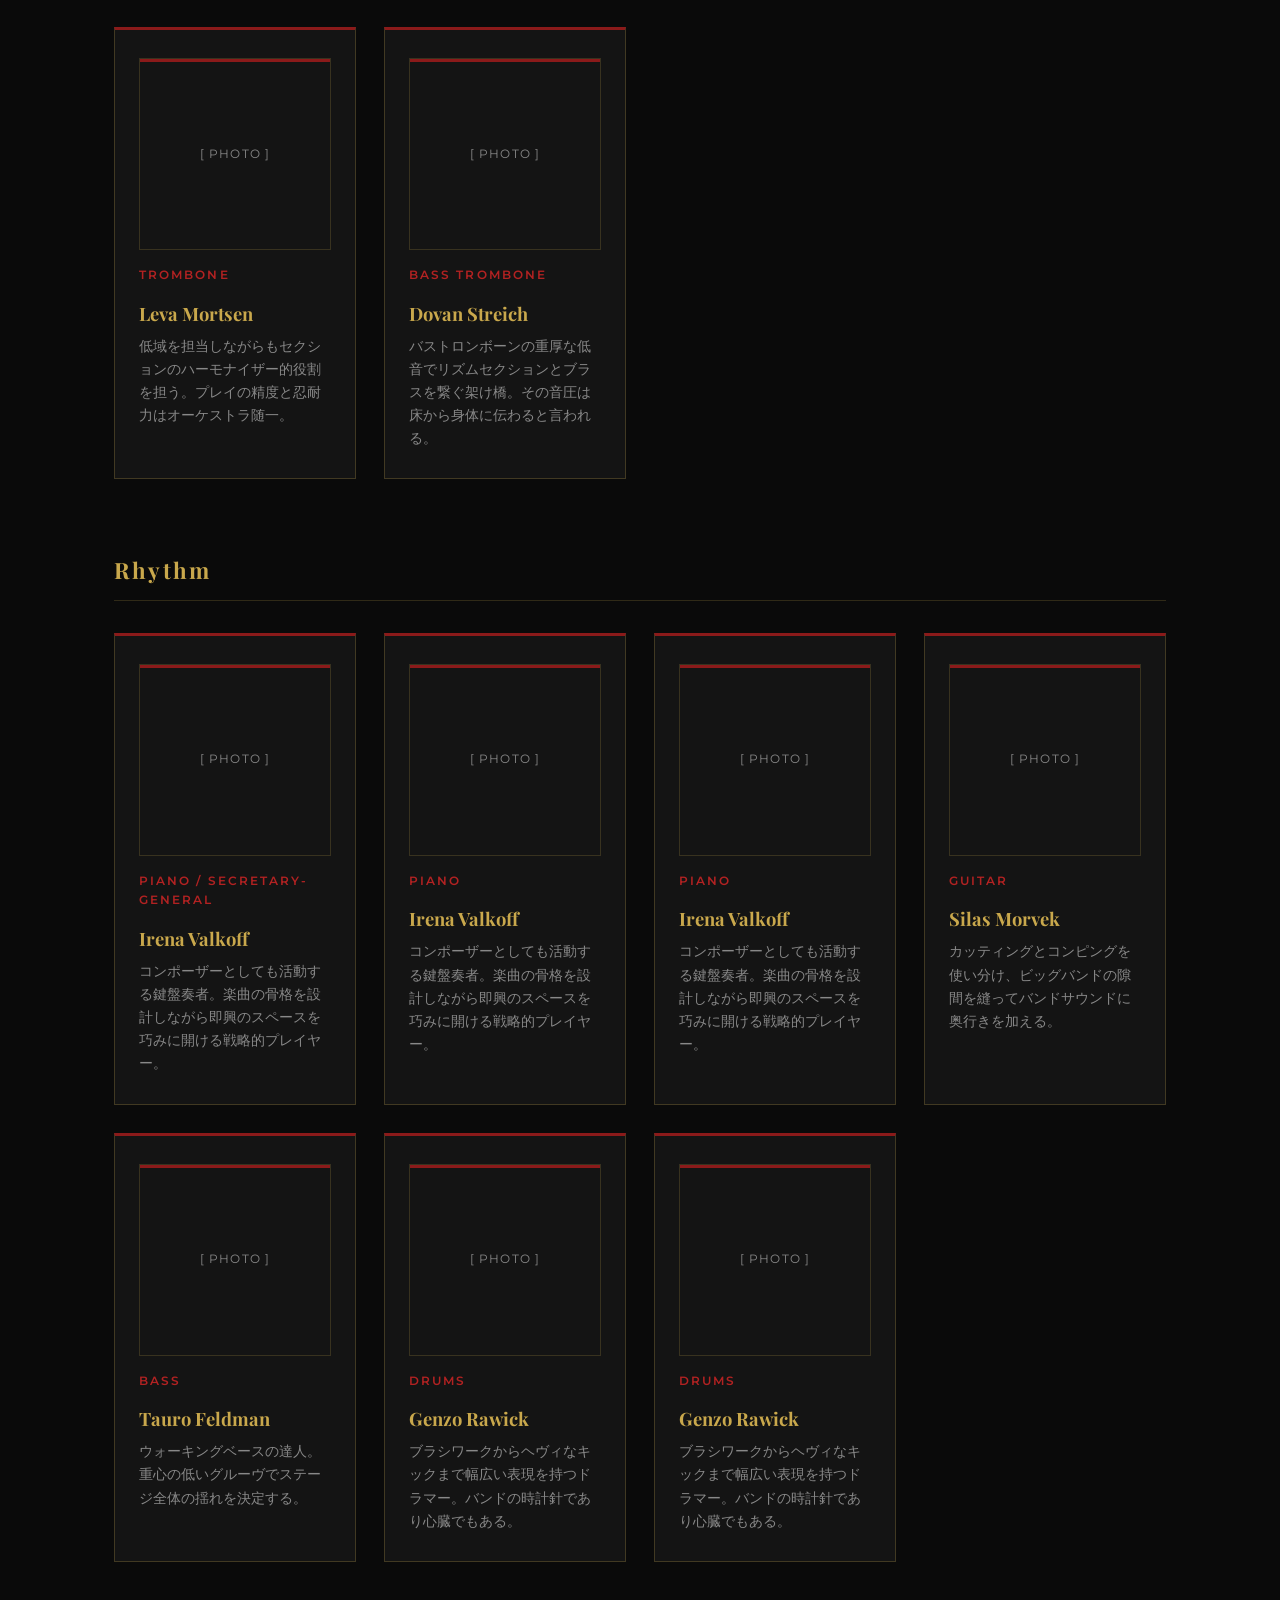
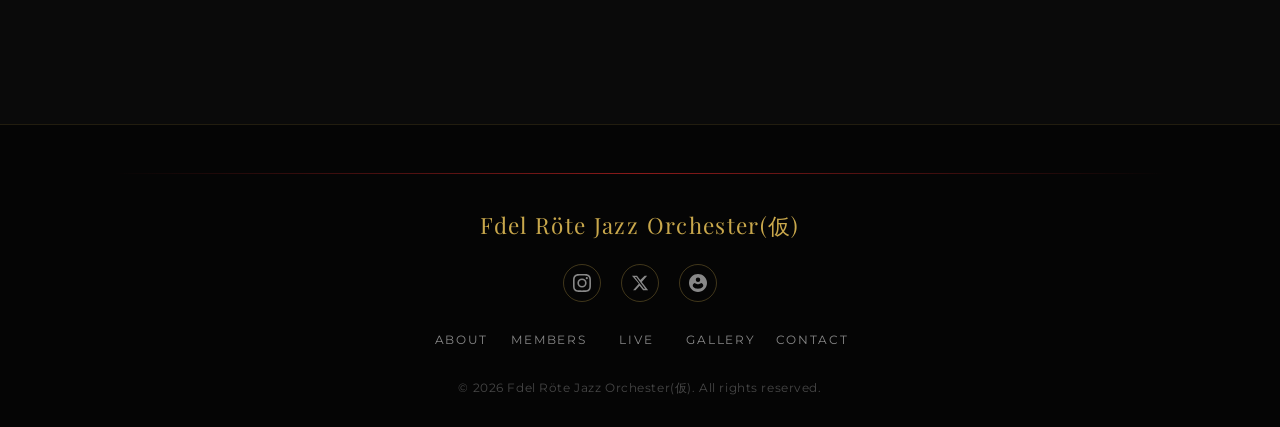
<file: members.html>
<!DOCTYPE html>
<html lang="ja">
<head>
  <meta charset="UTF-8">
  <meta name="viewport" content="width=device-width, initial-scale=1.0">
  <title>Members — Fdel Röte Jazz Orchester(仮)</title>
  <link rel="icon" type="image/svg+xml" href="favicon.svg">
  <link rel="stylesheet" href="style.css">
</head>
<body>

  <nav id="navbar">
    <a class="nav-logo" href="index.html">FRJO</a>
    <button class="hamburger" id="hamburger" aria-label="メニュー" aria-expanded="false">
      <span></span><span></span><span></span>
    </button>
    <ul class="nav-links" id="nav-links">
      <li><a href="index.html">Home</a></li>
      <li><a href="about.html">About</a></li>
      <li><a href="members.html">Members</a></li>
      <li><a href="live.html">Live</a></li>
      <li><a href="gallery.html">Gallery</a></li>
      <li><a href="contact.html">Contact</a></li>
    </ul>
  </nav>

  <div class="page-hero">
    <div>
      <h1 class="section-title" style="margin-bottom:0;">Members</h1>
      <p>The Orchestra — 24 Players, One Voice</p>
    </div>
  </div>

  <section class="section">
    <div class="container">

      <!-- Tab bar -->
      <div class="tab-bar" role="navigation" aria-label="セクションナビ">
        <button class="tab-btn active" data-target="saxophone">Saxophone</button>
        <button class="tab-btn" data-target="trumpet">Trumpet</button>
        <button class="tab-btn" data-target="trombone">Trombone</button>
        <button class="tab-btn" data-target="rhythm">Rhythm</button>
      </div>

      <!-- Saxophone (JSONから動的生成) -->
      <div id="saxophone" class="members-section">
        <h2>Saxophone</h2>
        <div class="members-grid" id="grid-saxophone"></div>
      </div>

      <!-- Trumpet (JSONから動的生成) -->
      <div id="trumpet" class="members-section">
        <h2>Trumpet</h2>
        <div class="members-grid" id="grid-trumpet"></div>
      </div>

      <!-- Trombone (JSONから動的生成) -->
      <div id="trombone" class="members-section">
        <h2>Trombone</h2>
        <div class="members-grid" id="grid-trombone"></div>
      </div>

      <!-- Rhythm (JSONから動的生成) -->
      <div id="rhythm" class="members-section">
        <h2>Rhythm</h2>
        <div class="members-grid" id="grid-rhythm"></div>
      </div>

    </div>
  </section>

  <footer>
    <div class="container">
      <div class="crimson-rule"></div>
      <div class="footer-logo">Fdel Röte Jazz Orchester(仮)</div>
      <div class="footer-sns">
        <!-- Instagram -->
        <a href="https://www.instagram.com/fdelrote_j_o_kamo/" target="_blank" rel="noopener" aria-label="Instagram">
          <svg viewBox="0 0 24 24" xmlns="http://www.w3.org/2000/svg"><path d="M12 2.163c3.204 0 3.584.012 4.85.07 1.366.062 2.633.334 3.608 1.308.975.975 1.246 2.242 1.308 3.608.058 1.266.07 1.646.07 4.85s-.012 3.584-.07 4.85c-.062 1.366-.334 2.633-1.308 3.608-.975.975-2.242 1.246-3.608 1.308-1.266.058-1.646.07-4.85.07s-3.584-.012-4.85-.07c-1.366-.062-2.633-.334-3.608-1.308-.975-.975-1.246-2.242-1.308-3.608C2.175 15.584 2.163 15.204 2.163 12s.012-3.584.07-4.85c.062-1.366.334-2.633 1.308-3.608.975-.975 2.242-1.246 3.608-1.308C8.416 2.175 8.796 2.163 12 2.163zm0-2.163C8.741 0 8.332.014 7.052.072 5.197.157 3.355.673 2.014 2.014.673 3.355.157 5.197.072 7.052.014 8.332 0 8.741 0 12c0 3.259.014 3.668.072 4.948.085 1.855.601 3.697 1.942 5.038 1.341 1.341 3.183 1.857 5.038 1.942C8.332 23.986 8.741 24 12 24s3.668-.014 4.948-.072c1.855-.085 3.697-.601 5.038-1.942 1.341-1.341 1.857-3.183 1.942-5.038.058-1.28.072-1.689.072-4.948s-.014-3.668-.072-4.948c-.085-1.855-.601-3.697-1.942-5.038C20.645.673 18.803.157 16.948.072 15.668.014 15.259 0 12 0zm0 5.838a6.162 6.162 0 1 0 0 12.324 6.162 6.162 0 0 0 0-12.324zm0 10.162a4 4 0 1 1 0-8 4 4 0 0 1 0 8zm6.406-11.845a1.44 1.44 0 1 0 0 2.88 1.44 1.44 0 0 0 0-2.88z"/></svg>
        </a>
        <!-- X (Twitter) -->
        <a href="https://x.com/frjo__" target="_blank" rel="noopener" aria-label="X (Twitter)">
          <svg viewBox="0 0 24 24" xmlns="http://www.w3.org/2000/svg"><path d="M18.244 2.25h3.308l-7.227 8.26 8.502 11.24H16.17l-4.714-6.231-5.401 6.231H2.744l7.737-8.835L1.254 2.25H8.08l4.253 5.622 5.911-5.622zm-1.161 17.52h1.833L7.084 4.126H5.117z"/></svg>
        </a>
        <!-- Ameblo -->
        <a href="https://ameblo.jp/fdelrotejazzorchester/" target="_blank" rel="noopener" aria-label="Ameblo">
          <svg viewBox="0 0 24 24" xmlns="http://www.w3.org/2000/svg"><path d="M12 0C5.373 0 0 5.373 0 12s5.373 12 12 12 12-5.373 12-12S18.627 0 12 0zm0 4.5a3 3 0 1 1 0 6 3 3 0 0 1 0-6zm0 15c-3.75 0-7-1.9-7-4.25 0-1.317.99-2.484 2.56-3.276A5.987 5.987 0 0 0 12 13.5a5.987 5.987 0 0 0 4.44-1.526C18.01 12.766 19 13.933 19 15.25 19 17.6 15.75 19.5 12 19.5z"/></svg>
        </a>
      </div>
      <ul class="footer-nav">
        <li><a href="about.html">About</a></li>
        <li><a href="members.html">Members</a></li>
        <li><a href="live.html">Live</a></li>
        <li><a href="gallery.html">Gallery</a></li>
        <li><a href="contact.html">Contact</a></li>
      </ul>
      <p class="footer-copy">&copy; 2026 Fdel Röte Jazz Orchester(仮). All rights reserved.</p>
    </div>
  </footer>

  <script src="script.js"></script>
  <script>
    // members.json を読み込んでカードを生成
    fetch('data/members.json')
      .then(r => r.json())
      .then(data => {
        const sections = ['saxophone', 'trumpet', 'trombone', 'rhythm'];
        sections.forEach(section => {
          const grid = document.getElementById('grid-' + section);
          if (!grid) return;
          data[section].forEach((member, i) => {
            const dir = i % 2 === 0 ? 'slide-left' : 'slide-right';
            const photo = member.photo
              ? `<img src="${member.photo}" alt="${member.name}" style="width:100%;aspect-ratio:1;object-fit:cover;margin-bottom:16px;">`
              : `<div class="dummy-img" style="aspect-ratio:1;margin-bottom:16px;">[ Photo ]</div>`;
            grid.insertAdjacentHTML('beforeend', `
              <div class="card ${dir}">
                ${photo}
                <p class="role">${member.role}</p>
                <h3>${member.name}</h3>
                <p style="font-size:.85rem;color:var(--gray);">${member.bio}</p>
              </div>
            `);
          });
        });

        // カード生成後にアニメーション監視を再実行
        const observer = new IntersectionObserver((entries) => {
          entries.forEach(entry => {
            if (entry.isIntersecting) {
              const siblings = entry.target.parentElement
                ? [...entry.target.parentElement.children].filter(el =>
                    el.classList.contains('slide-left') || el.classList.contains('slide-right'))
                : [];
              const idx = siblings.indexOf(entry.target);
              entry.target.style.transitionDelay = `${idx * 0.1}s`;
              entry.target.classList.add('visible');
              observer.unobserve(entry.target);
            }
          });
        }, { threshold: 0.15 });

        document.querySelectorAll('.card.slide-left, .card.slide-right').forEach(el => {
          observer.observe(el);
        });
      });
  </script>
</body>
</html>
</file>
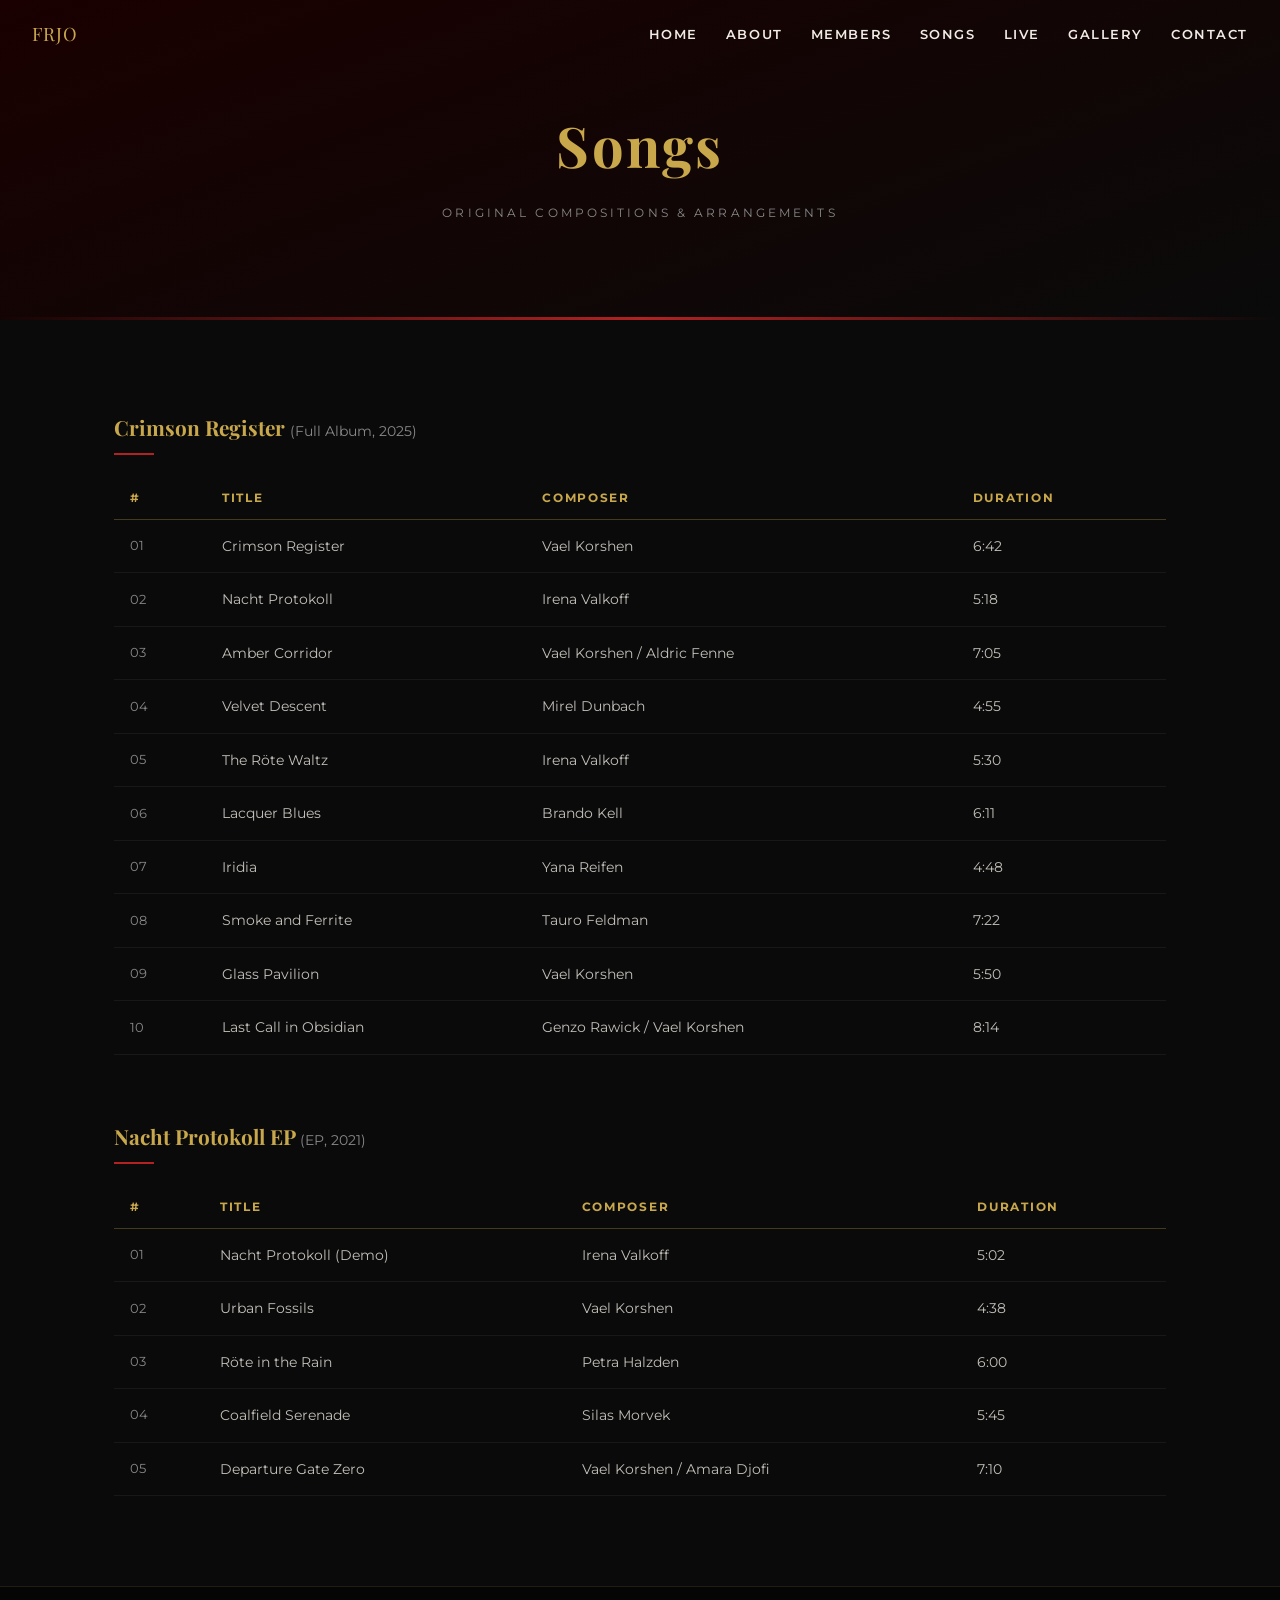
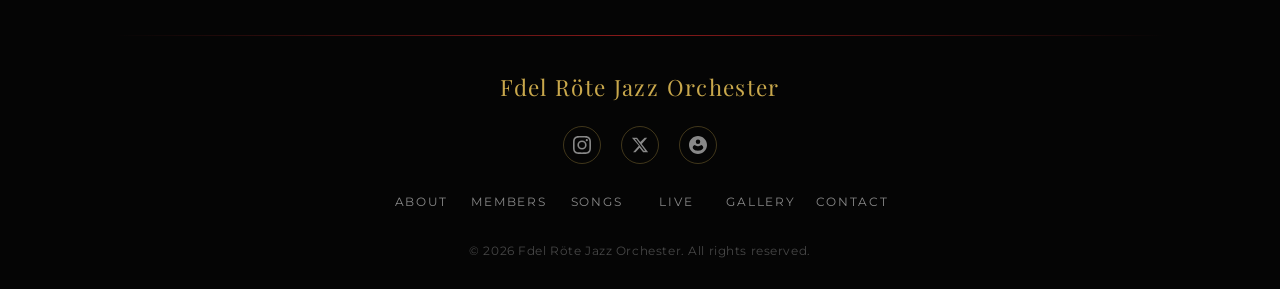
<file: songs.html>
<!DOCTYPE html>
<html lang="ja">
<head>
  <meta charset="UTF-8">
  <meta name="viewport" content="width=device-width, initial-scale=1.0">
  <title>Songs — Fdel Röte Jazz Orchester</title>
  <link rel="icon" type="image/svg+xml" href="favicon.svg">
  <link rel="stylesheet" href="style.css">
</head>
<body>

  <nav id="navbar">
    <a class="nav-logo" href="index.html">FRJO</a>
    <button class="hamburger" id="hamburger" aria-label="メニュー" aria-expanded="false">
      <span></span><span></span><span></span>
    </button>
    <ul class="nav-links" id="nav-links">
      <li><a href="index.html">Home</a></li>
      <li><a href="about.html">About</a></li>
      <li><a href="members.html">Members</a></li>
      <li><a href="songs.html">Songs</a></li>
      <li><a href="live.html">Live</a></li>
      <li><a href="gallery.html">Gallery</a></li>
      <li><a href="contact.html">Contact</a></li>
    </ul>
  </nav>

  <div class="page-hero">
    <div>
      <h1 class="section-title" style="margin-bottom:0;">Songs</h1>
      <p>Original Compositions &amp; Arrangements</p>
    </div>
  </div>

  <section class="section">
    <div class="container">

      <!-- Album 1 -->
      <h2 style="font-size:1.3rem;margin-bottom:4px;" class="slide-up">
        Crimson Register <span class="text-gray" style="font-family:var(--font-sans);font-weight:400;font-size:.85rem;">(Full Album, 2025)</span>
      </h2>
      <div style="width:40px;height:2px;background:var(--crimson-lt);margin:8px 0 24px;"></div>

      <div class="slide-up" style="overflow-x:auto;">
        <table class="songs-table">
          <thead>
            <tr>
              <th>#</th>
              <th>Title</th>
              <th>Composer</th>
              <th>Duration</th>
            </tr>
          </thead>
          <tbody>
            <tr><td>01</td><td>Crimson Register</td><td>Vael Korshen</td><td>6:42</td></tr>
            <tr><td>02</td><td>Nacht Protokoll</td><td>Irena Valkoff</td><td>5:18</td></tr>
            <tr><td>03</td><td>Amber Corridor</td><td>Vael Korshen / Aldric Fenne</td><td>7:05</td></tr>
            <tr><td>04</td><td>Velvet Descent</td><td>Mirel Dunbach</td><td>4:55</td></tr>
            <tr><td>05</td><td>The Röte Waltz</td><td>Irena Valkoff</td><td>5:30</td></tr>
            <tr><td>06</td><td>Lacquer Blues</td><td>Brando Kell</td><td>6:11</td></tr>
            <tr><td>07</td><td>Iridia</td><td>Yana Reifen</td><td>4:48</td></tr>
            <tr><td>08</td><td>Smoke and Ferrite</td><td>Tauro Feldman</td><td>7:22</td></tr>
            <tr><td>09</td><td>Glass Pavilion</td><td>Vael Korshen</td><td>5:50</td></tr>
            <tr><td>10</td><td>Last Call in Obsidian</td><td>Genzo Rawick / Vael Korshen</td><td>8:14</td></tr>
          </tbody>
        </table>
      </div>

      <!-- Album 2 -->
      <h2 style="font-size:1.3rem;margin-bottom:4px;margin-top:64px;" class="slide-up">
        Nacht Protokoll EP <span class="text-gray" style="font-family:var(--font-sans);font-weight:400;font-size:.85rem;">(EP, 2021)</span>
      </h2>
      <div style="width:40px;height:2px;background:var(--crimson-lt);margin:8px 0 24px;"></div>

      <div class="slide-up" style="overflow-x:auto;">
        <table class="songs-table">
          <thead>
            <tr>
              <th>#</th>
              <th>Title</th>
              <th>Composer</th>
              <th>Duration</th>
            </tr>
          </thead>
          <tbody>
            <tr><td>01</td><td>Nacht Protokoll (Demo)</td><td>Irena Valkoff</td><td>5:02</td></tr>
            <tr><td>02</td><td>Urban Fossils</td><td>Vael Korshen</td><td>4:38</td></tr>
            <tr><td>03</td><td>Röte in the Rain</td><td>Petra Halzden</td><td>6:00</td></tr>
            <tr><td>04</td><td>Coalfield Serenade</td><td>Silas Morvek</td><td>5:45</td></tr>
            <tr><td>05</td><td>Departure Gate Zero</td><td>Vael Korshen / Amara Djofi</td><td>7:10</td></tr>
          </tbody>
        </table>
      </div>

    </div>
  </section>

  <footer>
    <div class="container">
      <div class="crimson-rule"></div>
      <div class="footer-logo">Fdel Röte Jazz Orchester</div>
      <div class="footer-sns">
        <!-- Instagram -->
        <a href="https://www.instagram.com/fdelrote_j_o_kamo/" target="_blank" rel="noopener" aria-label="Instagram">
          <svg viewBox="0 0 24 24" xmlns="http://www.w3.org/2000/svg"><path d="M12 2.163c3.204 0 3.584.012 4.85.07 1.366.062 2.633.334 3.608 1.308.975.975 1.246 2.242 1.308 3.608.058 1.266.07 1.646.07 4.85s-.012 3.584-.07 4.85c-.062 1.366-.334 2.633-1.308 3.608-.975.975-2.242 1.246-3.608 1.308-1.266.058-1.646.07-4.85.07s-3.584-.012-4.85-.07c-1.366-.062-2.633-.334-3.608-1.308-.975-.975-1.246-2.242-1.308-3.608C2.175 15.584 2.163 15.204 2.163 12s.012-3.584.07-4.85c.062-1.366.334-2.633 1.308-3.608.975-.975 2.242-1.246 3.608-1.308C8.416 2.175 8.796 2.163 12 2.163zm0-2.163C8.741 0 8.332.014 7.052.072 5.197.157 3.355.673 2.014 2.014.673 3.355.157 5.197.072 7.052.014 8.332 0 8.741 0 12c0 3.259.014 3.668.072 4.948.085 1.855.601 3.697 1.942 5.038 1.341 1.341 3.183 1.857 5.038 1.942C8.332 23.986 8.741 24 12 24s3.668-.014 4.948-.072c1.855-.085 3.697-.601 5.038-1.942 1.341-1.341 1.857-3.183 1.942-5.038.058-1.28.072-1.689.072-4.948s-.014-3.668-.072-4.948c-.085-1.855-.601-3.697-1.942-5.038C20.645.673 18.803.157 16.948.072 15.668.014 15.259 0 12 0zm0 5.838a6.162 6.162 0 1 0 0 12.324 6.162 6.162 0 0 0 0-12.324zm0 10.162a4 4 0 1 1 0-8 4 4 0 0 1 0 8zm6.406-11.845a1.44 1.44 0 1 0 0 2.88 1.44 1.44 0 0 0 0-2.88z"/></svg>
        </a>
        <!-- X (Twitter) -->
        <a href="https://x.com/frjo__" target="_blank" rel="noopener" aria-label="X (Twitter)">
          <svg viewBox="0 0 24 24" xmlns="http://www.w3.org/2000/svg"><path d="M18.244 2.25h3.308l-7.227 8.26 8.502 11.24H16.17l-4.714-6.231-5.401 6.231H2.744l7.737-8.835L1.254 2.25H8.08l4.253 5.622 5.911-5.622zm-1.161 17.52h1.833L7.084 4.126H5.117z"/></svg>
        </a>
        <!-- Ameblo -->
        <a href="https://ameblo.jp/fdelrotejazzorchester/" target="_blank" rel="noopener" aria-label="Ameblo">
          <svg viewBox="0 0 24 24" xmlns="http://www.w3.org/2000/svg"><path d="M12 0C5.373 0 0 5.373 0 12s5.373 12 12 12 12-5.373 12-12S18.627 0 12 0zm0 4.5a3 3 0 1 1 0 6 3 3 0 0 1 0-6zm0 15c-3.75 0-7-1.9-7-4.25 0-1.317.99-2.484 2.56-3.276A5.987 5.987 0 0 0 12 13.5a5.987 5.987 0 0 0 4.44-1.526C18.01 12.766 19 13.933 19 15.25 19 17.6 15.75 19.5 12 19.5z"/></svg>
        </a>
      </div>
      <ul class="footer-nav">
        <li><a href="about.html">About</a></li>
        <li><a href="members.html">Members</a></li>
        <li><a href="songs.html">Songs</a></li>
        <li><a href="live.html">Live</a></li>
        <li><a href="gallery.html">Gallery</a></li>
        <li><a href="contact.html">Contact</a></li>
      </ul>
      <p class="footer-copy">&copy; 2026 Fdel Röte Jazz Orchester. All rights reserved.</p>
    </div>
  </footer>

  <script src="script.js"></script>
</body>
</html>
</file>
<file: style.css>
/* =============================================
   Fdel Röte Jazz Orchester — style.css
   Design: Black × Gold × Crimson
============================================= */

@import url('https://fonts.googleapis.com/css2?family=Montserrat:wght@400;600;700&family=Playfair+Display:ital,wght@0,700;1,400&display=swap');

/* ---- Reset & Base ---- */
*, *::before, *::after { box-sizing: border-box; margin: 0; padding: 0; }
dd { margin-inline-start: 0; }

:root {
  --black:   #0a0a0a;
  --dark:    #141414;
  --gold:    #c9a84c;
  --gold-lt: #e8c96a;
  --crimson: #8b1a1a;
  --crimson-lt: #b22222;
  --white:   #f0ece4;
  --gray:    #888;
  --font-sans: 'Montserrat', sans-serif;
  --font-serif: 'Playfair Display', serif;
}

html { scroll-behavior: smooth; }

body {
  background: var(--black);
  color: var(--white);
  font-family: var(--font-sans);
  font-size: 15px;
  line-height: 1.7;
  overflow-x: hidden;
}

a { color: var(--gold); text-decoration: none; }
a:hover { color: var(--gold-lt); }

img { display: block; max-width: 100%; }

h1, h2, h3, h4 { font-family: var(--font-serif); color: var(--gold); }

/* ---- Utility ---- */
.container { max-width: 1100px; margin: 0 auto; padding: 0 24px; }

.section { padding: 90px 0; }

.section-title {
  font-size: clamp(1.8rem, 4vw, 2.8rem);
  text-align: center;
  margin-bottom: 12px;
  letter-spacing: .04em;
}

.section-title + .divider {
  width: 60px; height: 3px;
  background: var(--crimson-lt);
  margin: 0 auto 56px;
}

.gold-line {
  display: block;
  width: 40px; height: 2px;
  background: var(--gold);
  margin: 8px auto 0;
}

/* ---- Navigation ---- */
#navbar {
  position: fixed; top: 0; left: 0; width: 100%;
  z-index: 1000;
  padding: 18px 32px;
  display: flex; align-items: center; justify-content: space-between;
  transition: background .35s, padding .35s, backdrop-filter .35s;
}

#navbar.scrolled {
  background: rgba(10,10,10,.82);
  backdrop-filter: blur(10px);
  padding: 12px 32px;
  border-bottom: 1px solid rgba(201,168,76,.18);
}

.nav-logo {
  font-family: var(--font-serif);
  font-size: 1.15rem;
  color: var(--gold);
  letter-spacing: .06em;
  white-space: nowrap;
}

.nav-links { display: flex; gap: 28px; list-style: none; }

.nav-links a {
  color: var(--white);
  font-size: .82rem;
  font-weight: 600;
  letter-spacing: .12em;
  text-transform: uppercase;
  position: relative;
  transition: color .2s;
}

.nav-links a::after {
  content: '';
  position: absolute; bottom: -4px; left: 0;
  width: 0; height: 1px;
  background: var(--gold);
  transition: width .25s;
}

.nav-links a:hover { color: var(--gold); }
.nav-links a:hover::after { width: 100%; }

/* Hamburger */
.hamburger {
  display: none;
  flex-direction: column; gap: 5px;
  cursor: pointer; background: none; border: none;
  padding: 4px;
}

.hamburger span {
  display: block; width: 26px; height: 2px;
  background: var(--white);
  transition: transform .3s, opacity .3s;
}

.hamburger.open span:nth-child(1) { transform: translateY(7px) rotate(45deg); }
.hamburger.open span:nth-child(2) { opacity: 0; }
.hamburger.open span:nth-child(3) { transform: translateY(-7px) rotate(-45deg); }

/* Mobile nav */
@media (max-width: 768px) {
  .hamburger { display: flex; }

  .nav-links {
    position: fixed; top: 0; right: -100%;
    height: 100vh; width: 70%; max-width: 280px;
    flex-direction: column; gap: 0;
    background: rgba(10,10,10,.97);
    padding: 80px 32px 40px;
    transition: right .35s;
    border-left: 1px solid rgba(201,168,76,.2);
  }

  .nav-links.open { right: 0; }

  .nav-links li { border-bottom: 1px solid rgba(255,255,255,.07); }

  .nav-links a {
    display: block; padding: 14px 0;
    font-size: .9rem;
  }
}

/* ---- Hero ---- */
#hero {
  position: relative;
  height: 100vh; min-height: 560px;
  display: flex; align-items: center; justify-content: center;
  text-align: center;
  overflow: hidden;
}

.hero-bg {
  position: absolute; inset: 0;
  background: linear-gradient(160deg, #1a0000 0%, #0a0a0a 55%, #1a1200 100%);
}

.hero-bg::before {
  content: '';
  position: absolute; inset: 0;
  background:
    radial-gradient(ellipse 60% 60% at 20% 50%, rgba(139,26,26,.35) 0%, transparent 70%),
    radial-gradient(ellipse 50% 50% at 80% 50%, rgba(201,168,76,.12) 0%, transparent 70%);
}

/* Decorative lines */
.hero-bg::after {
  content: '';
  position: absolute; left: 0; bottom: 0;
  width: 100%; height: 4px;
  background: linear-gradient(90deg, transparent, var(--crimson-lt), transparent);
}

.hero-content {
  position: relative; z-index: 1;
  padding: 0 24px;
}

.hero-sub {
  font-size: .75rem;
  letter-spacing: .35em;
  text-transform: uppercase;
  color: var(--crimson-lt);
  margin-bottom: 18px;
  font-weight: 600;
}

.hero-title {
  font-size: clamp(2.4rem, 7vw, 5.5rem);
  line-height: 1.1;
  letter-spacing: .03em;
  margin-bottom: 8px;
}

.hero-title .accent { color: var(--crimson-lt); font-style: italic; }

.hero-tagline {
  font-family: var(--font-sans);
  font-size: clamp(.9rem, 2vw, 1.05rem);
  color: rgba(240,236,228,.6);
  letter-spacing: .15em;
  text-transform: uppercase;
  margin-top: 20px;
  margin-bottom: 40px;
}

.btn {
  display: inline-block;
  padding: 13px 36px;
  border: 1px solid var(--gold);
  color: var(--gold);
  font-size: .8rem;
  font-weight: 700;
  letter-spacing: .18em;
  text-transform: uppercase;
  transition: background .25s, color .25s;
}

.btn:hover {
  background: var(--gold);
  color: var(--black);
}

.btn-crimson {
  border-color: var(--crimson-lt);
  color: var(--crimson-lt);
}
.btn-crimson:hover {
  background: var(--crimson-lt);
  color: var(--white);
}

.scroll-hint {
  position: absolute; bottom: 32px; left: 50%;
  transform: translateX(-50%);
  font-size: .7rem; letter-spacing: .2em;
  color: var(--gray);
  text-transform: uppercase;
  display: flex; flex-direction: column; align-items: center; gap: 8px;
  animation: bounce 2s infinite;
}

.scroll-hint::after {
  content: '';
  display: block; width: 1px; height: 40px;
  background: linear-gradient(to bottom, var(--gray), transparent);
}

@keyframes bounce {
  0%, 100% { transform: translateX(-50%) translateY(0); }
  50%       { transform: translateX(-50%) translateY(6px); }
}

/* ---- About (index snippet) ---- */
.about-snippet {
  background: var(--dark);
  padding: 80px 0;
}

.about-snippet .container {
  display: grid;
  grid-template-columns: 1fr 1fr;
  gap: 60px;
  align-items: center;
}

.about-snippet .dummy-img {
  aspect-ratio: 4/3;
}

@media (max-width: 768px) {
  .about-snippet .container { grid-template-columns: 1fr; }
}

/* ---- Dummy image ---- */
.dummy-img {
  width: 100%;
  background: var(--dark);
  border: 1px solid rgba(201,168,76,.2);
  display: flex; align-items: center; justify-content: center;
  font-size: .75rem;
  letter-spacing: .1em;
  color: var(--gray);
  text-transform: uppercase;
  font-family: var(--font-sans);
  min-height: 160px;
  position: relative;
  overflow: hidden;
}

.dummy-img::before {
  content: '';
  position: absolute; left: 0; top: 0;
  width: 100%; height: 3px;
  background: var(--crimson);
}

/* ---- Cards (generic) ---- */
.card {
  background: var(--dark);
  border: 1px solid rgba(201,168,76,.25);
  border-top: 3px solid var(--crimson);
  padding: 28px 24px;
  transition: transform .25s, box-shadow .25s;
}

.card:hover {
  transform: translateY(-4px);
  box-shadow: 0 12px 40px rgba(139,26,26,.25);
}

.card h3 { font-size: 1.15rem; margin-bottom: 6px; }

.card .role {
  font-size: .72rem;
  letter-spacing: .18em;
  text-transform: uppercase;
  color: var(--crimson-lt);
  font-weight: 600;
  margin-bottom: 12px;
}

/* ---- Members page ---- */
.tab-bar {
  display: flex; gap: 8px; flex-wrap: wrap;
  justify-content: center;
  margin-bottom: 56px;
}

.tab-btn {
  padding: 9px 22px;
  border: 1px solid rgba(201,168,76,.35);
  background: transparent;
  color: var(--white);
  font-family: var(--font-sans);
  font-size: .75rem;
  font-weight: 600;
  letter-spacing: .15em;
  text-transform: uppercase;
  cursor: pointer;
  transition: background .2s, color .2s, border-color .2s;
}

.tab-btn:hover, .tab-btn.active {
  background: var(--gold);
  color: var(--black);
  border-color: var(--gold);
}

.members-section { margin-bottom: 72px; }

.members-section h2 {
  font-size: 1.4rem;
  letter-spacing: .1em;
  margin-bottom: 4px;
  padding-bottom: 10px;
  border-bottom: 1px solid rgba(201,168,76,.2);
  margin-bottom: 32px;
}

.members-grid {
  display: grid;
  grid-template-columns: repeat(auto-fill, minmax(240px, 1fr));
  gap: 28px;
}

/* Slide-in animation */
.slide-left  { opacity: 0; transform: translateX(-50px); transition: opacity .6s, transform .6s; }
.slide-right { opacity: 0; transform: translateX( 50px); transition: opacity .6s, transform .6s; }
.slide-up    { opacity: 0; transform: translateY( 40px); transition: opacity .6s, transform .6s; }

.slide-left.visible,
.slide-right.visible,
.slide-up.visible { opacity: 1; transform: none; }

/* ---- Songs ---- */
.songs-table {
  width: 100%;
  border-collapse: collapse;
}

.songs-table th {
  text-align: left;
  font-size: .72rem;
  letter-spacing: .15em;
  text-transform: uppercase;
  color: var(--gold);
  padding: 10px 16px;
  border-bottom: 1px solid rgba(201,168,76,.3);
}

.songs-table td {
  padding: 14px 16px;
  border-bottom: 1px solid rgba(255,255,255,.06);
  font-size: .9rem;
  color: rgba(240,236,228,.8);
}

.songs-table tr:hover td {
  background: rgba(201,168,76,.05);
  color: var(--white);
}

.songs-table td:first-child { color: var(--gray); font-size: .8rem; }

/* ---- Live ---- */
.live-list { list-style: none; display: flex; flex-direction: column; gap: 24px; }

/* ---- Upcoming Live フライヤーレイアウト ---- */
.upcoming-live-layout {
  display: grid;
  grid-template-columns: 1fr 1fr;
  gap: 64px;
  align-items: center;
}

.flyer-area {
  position: relative;
}

.flyer-img {
  width: 100%;
  border: 1px solid var(--crimson);
  border-radius: 2px;
  display: block;
}

.flyer-placeholder {
  display: flex;
  align-items: center;
  justify-content: center;
  aspect-ratio: 3/4;
  background: #0d0d0d;
  border: 1px solid var(--crimson);
  border-radius: 2px;
  color: rgba(255,255,255,.2);
  font-size: .75rem;
  letter-spacing: .2em;
}

/* ライブ詳細テーブル */
.live-detail-title {
  font-family: var(--font-serif);
  font-size: clamp(1.8rem, 3vw, 2.8rem);
  color: var(--light);
  margin-bottom: 20px;
  font-weight: 400;
}

.live-detail-divider {
  width: 100%;
  height: 1px;
  background: rgba(255,255,255,.15);
  margin-bottom: 28px;
}

.live-detail-table {
  display: flex;
  flex-direction: column;
  gap: 0;
  margin: 0;
  padding: 0;
}

.live-detail-row {
  display: grid;
  grid-template-columns: 110px 1fr;
  gap: 24px;
  padding: 16px 0;
  border-bottom: 1px solid rgba(255,255,255,.07);
  align-items: baseline;
  margin: 0;
}

.live-detail-row dt {
  color: var(--crimson-lt);
  font-size: .78rem;
  letter-spacing: .08em;
  margin: 0;
}

.live-detail-row dd {
  color: var(--light);
  font-size: .92rem;
  line-height: 1.6;
  margin: 0;
}

.live-ticket-badge {
  display: inline-block;
  border: 1px solid var(--gold);
  color: var(--gold);
  font-size: .82rem;
  padding: 6px 16px;
  letter-spacing: .08em;
}

@media (max-width: 700px) {
  .upcoming-live-layout {
    grid-template-columns: 1fr;
    gap: 40px;
  }
  .live-detail-row {
    grid-template-columns: 90px 1fr;
  }
}

.live-item {
  display: grid;
  grid-template-columns: 110px 1fr;
  gap: 24px;
  align-items: center;
  padding: 24px;
  border: 1px solid rgba(201,168,76,.18);
  border-left: 4px solid var(--crimson);
  background: var(--dark);
  transition: box-shadow .25s;
}

.live-item:hover { box-shadow: 0 6px 30px rgba(139,26,26,.2); }

.live-date {
  text-align: center;
  font-family: var(--font-serif);
  line-height: 1.2;
}

.live-date .month {
  font-size: .7rem;
  letter-spacing: .15em;
  text-transform: uppercase;
  color: var(--crimson-lt);
  font-family: var(--font-sans);
  font-weight: 600;
}

.live-date .day { font-size: 2.2rem; color: var(--gold); }

.live-info h3 { font-family: var(--font-sans); font-size: 1rem; font-weight: 700; color: var(--white); margin-bottom: 4px; }
.live-info p  { font-size: .82rem; color: var(--gray); }
.live-info .venue { color: var(--gold); font-size: .82rem; margin-top: 4px; }

@media (max-width: 480px) {
  .live-item { grid-template-columns: 80px 1fr; gap: 16px; padding: 16px; }
  .live-date .day { font-size: 1.7rem; }
}

/* ← この下に追加 */
.hidden-live {
  display: none;
}

/* ---- Gallery ---- */
.gallery-grid {
  display: grid;
  grid-template-columns: repeat(auto-fill, minmax(280px, 1fr));
  gap: 16px;
}

.gallery-item {
  position: relative;
  aspect-ratio: 4/3;
  overflow: hidden;
  cursor: pointer;
}

.gallery-item .dummy-img {
  height: 100%;
  aspect-ratio: unset;
  transition: transform .4s;
}

.gallery-item:hover .dummy-img { transform: scale(1.05); }

.gallery-overlay {
  position: absolute; inset: 0;
  background: rgba(10,10,10,.78);
  display: flex; flex-direction: column;
  align-items: center; justify-content: center;
  opacity: 0;
  transition: opacity .35s;
  border-top: 2px solid var(--gold);
}

.gallery-item:hover .gallery-overlay { opacity: 1; }

.gallery-overlay h3 { font-size: 1rem; color: var(--gold); text-align: center; margin-bottom: 4px; }
.gallery-overlay p  { font-size: .75rem; color: var(--gray); letter-spacing: .1em; }

/* ---- Contact ---- */
.contact-form {
  max-width: 640px;
  margin: 0 auto;
  display: flex; flex-direction: column; gap: 20px;
}

.form-group { display: flex; flex-direction: column; gap: 6px; }

.form-group label {
  font-size: .72rem;
  letter-spacing: .15em;
  text-transform: uppercase;
  color: var(--gold);
  font-weight: 600;
}

.form-group input,
.form-group textarea {
  background: var(--dark);
  border: 1px solid rgba(201,168,76,.3);
  border-radius: 0;
  color: var(--white);
  font-family: var(--font-sans);
  font-size: .9rem;
  padding: 12px 16px;
  outline: none;
  transition: border-color .2s;
}

.form-group input:focus,
.form-group textarea:focus { border-color: var(--gold); }

.form-group textarea { resize: vertical; min-height: 140px; }

.form-status {
  font-size: .85rem;
  text-align: center;
  padding: 10px;
  display: none;
}

.form-status.success { color: #6dbf6d; display: block; }
.form-status.error   { color: var(--crimson-lt); display: block; }

/* ---- About page ---- */
.about-content {
  display: grid;
  grid-template-columns: 1fr 1fr;
  gap: 60px;
  align-items: start;
}

.about-content p { color: rgba(240,236,228,.8); margin-bottom: 16px; line-height: 1.85; }

@media (max-width: 768px) {
  .about-content { grid-template-columns: 1fr; }
}

.about-highlights {
  list-style: none;
  margin-top: 24px;
  display: flex; flex-direction: column; gap: 12px;
}

.about-highlights li {
  padding: 12px 16px 12px 20px;
  border-left: 3px solid var(--crimson);
  background: rgba(255,255,255,.03);
  font-size: .88rem;
  color: rgba(240,236,228,.8);
}

/* ---- Footer ---- */
footer {
  background: #050505;
  border-top: 1px solid rgba(201,168,76,.15);
  padding: 48px 0 28px;
  text-align: center;
}

footer .container {
  display: flex;
  flex-direction: column;
  align-items: center;
}

.footer-logo {
  font-family: var(--font-serif);
  font-size: 1.4rem;
  color: var(--gold);
  letter-spacing: .06em;
  margin-bottom: 20px;
}

.footer-nav {
  display: flex; flex-wrap: wrap; justify-content: center;
  gap: 20px; list-style: none;
  margin-bottom: 28px;
}

.footer-nav li {
  min-width: 60px;
  text-align: center;
}

.footer-nav a {
  font-size: .72rem;
  letter-spacing: .15em;
  text-transform: uppercase;
  color: var(--gray);
  transition: color .2s;
}

.footer-nav a:hover { color: var(--gold); }

.footer-copy {
  font-size: .72rem;
  color: rgba(136,136,136,.5);
  letter-spacing: .05em;
}

.footer-sns {
  display: flex;
  justify-content: center;
  gap: 20px;
  margin-bottom: 24px;
}

.footer-sns a {
  display: flex;
  align-items: center;
  justify-content: center;
  width: 38px; height: 38px;
  border: 1px solid rgba(201,168,76,.3);
  border-radius: 50%;
  color: var(--gray);
  transition: color .2s, border-color .2s;
}

.footer-sns a:hover {
  color: var(--gold);
  border-color: var(--gold);
}

.footer-sns svg {
  width: 18px; height: 18px;
  fill: currentColor;
}

.crimson-rule {
  width: 100%; height: 1px;
  background: linear-gradient(90deg, transparent, var(--crimson), transparent);
  margin: 0 0 32px;
}

/* ---- SNS & News ---- */
.sns-news-grid {
  display: grid;
  grid-template-columns: repeat(auto-fit, minmax(280px, 1fr));
  gap: 32px;
  margin-top: 40px;
}

.sns-block {
  background: rgba(255,255,255,.03);
  border: 1px solid rgba(201,168,76,.12);
  border-radius: 4px;
  padding: 24px;
  display: flex;
  flex-direction: column;
}

.sns-block-header {
  display: flex;
  align-items: center;
  gap: 10px;
  margin-bottom: 20px;
  padding-bottom: 16px;
  border-bottom: 1px solid rgba(201,168,76,.15);
  font-size: .8rem;
  letter-spacing: .12em;
  text-transform: uppercase;
  color: var(--gold);
}

.ameblo-list {
  list-style: none;
  flex: 1;
  display: flex;
  flex-direction: column;
  gap: 14px;
}

.ameblo-list li {
  border-bottom: 1px solid rgba(255,255,255,.05);
  padding-bottom: 14px;
}

.ameblo-list a {
  display: block;
  font-size: .88rem;
  color: var(--light);
  line-height: 1.5;
  margin-bottom: 4px;
  transition: color .2s;
}

.ameblo-list a:hover { color: var(--gold); }

.ameblo-date {
  font-size: .72rem;
  color: var(--gray);
}

.sns-more {
  display: inline-block;
  margin-top: 16px;
  font-size: .75rem;
  letter-spacing: .1em;
  color: var(--gold);
  opacity: .8;
  transition: opacity .2s;
}

.sns-more:hover { opacity: 1; }

.instagram-placeholder {
  flex: 1;
  display: flex;
  flex-direction: column;
  align-items: center;
  justify-content: center;
  text-align: center;
  padding: 16px 0;
}

/* ---- Page Hero (sub pages) ---- */
.page-hero {
  height: 320px;
  display: flex; align-items: center; justify-content: center;
  text-align: center;
  background: linear-gradient(160deg, #1a0000 0%, #0a0a0a 100%);
  position: relative;
  overflow: hidden;
  margin-top: 0;
}

.page-hero::after {
  content: '';
  position: absolute; bottom: 0; left: 0;
  width: 100%; height: 3px;
  background: linear-gradient(90deg, transparent, var(--crimson-lt), transparent);
}

.page-hero h1 { font-size: clamp(2rem, 5vw, 3.5rem); }

.page-hero p {
  font-size: .78rem;
  letter-spacing: .25em;
  text-transform: uppercase;
  color: var(--gray);
  margin-top: 10px;
}

/* ---- Misc ---- */
.text-gold    { color: var(--gold); }
.text-crimson { color: var(--crimson-lt); }
.text-gray    { color: var(--gray); }

.mt-8 { margin-top: 8px; }
.mt-16 { margin-top: 16px; }
.mt-32 { margin-top: 32px; }
</file>
